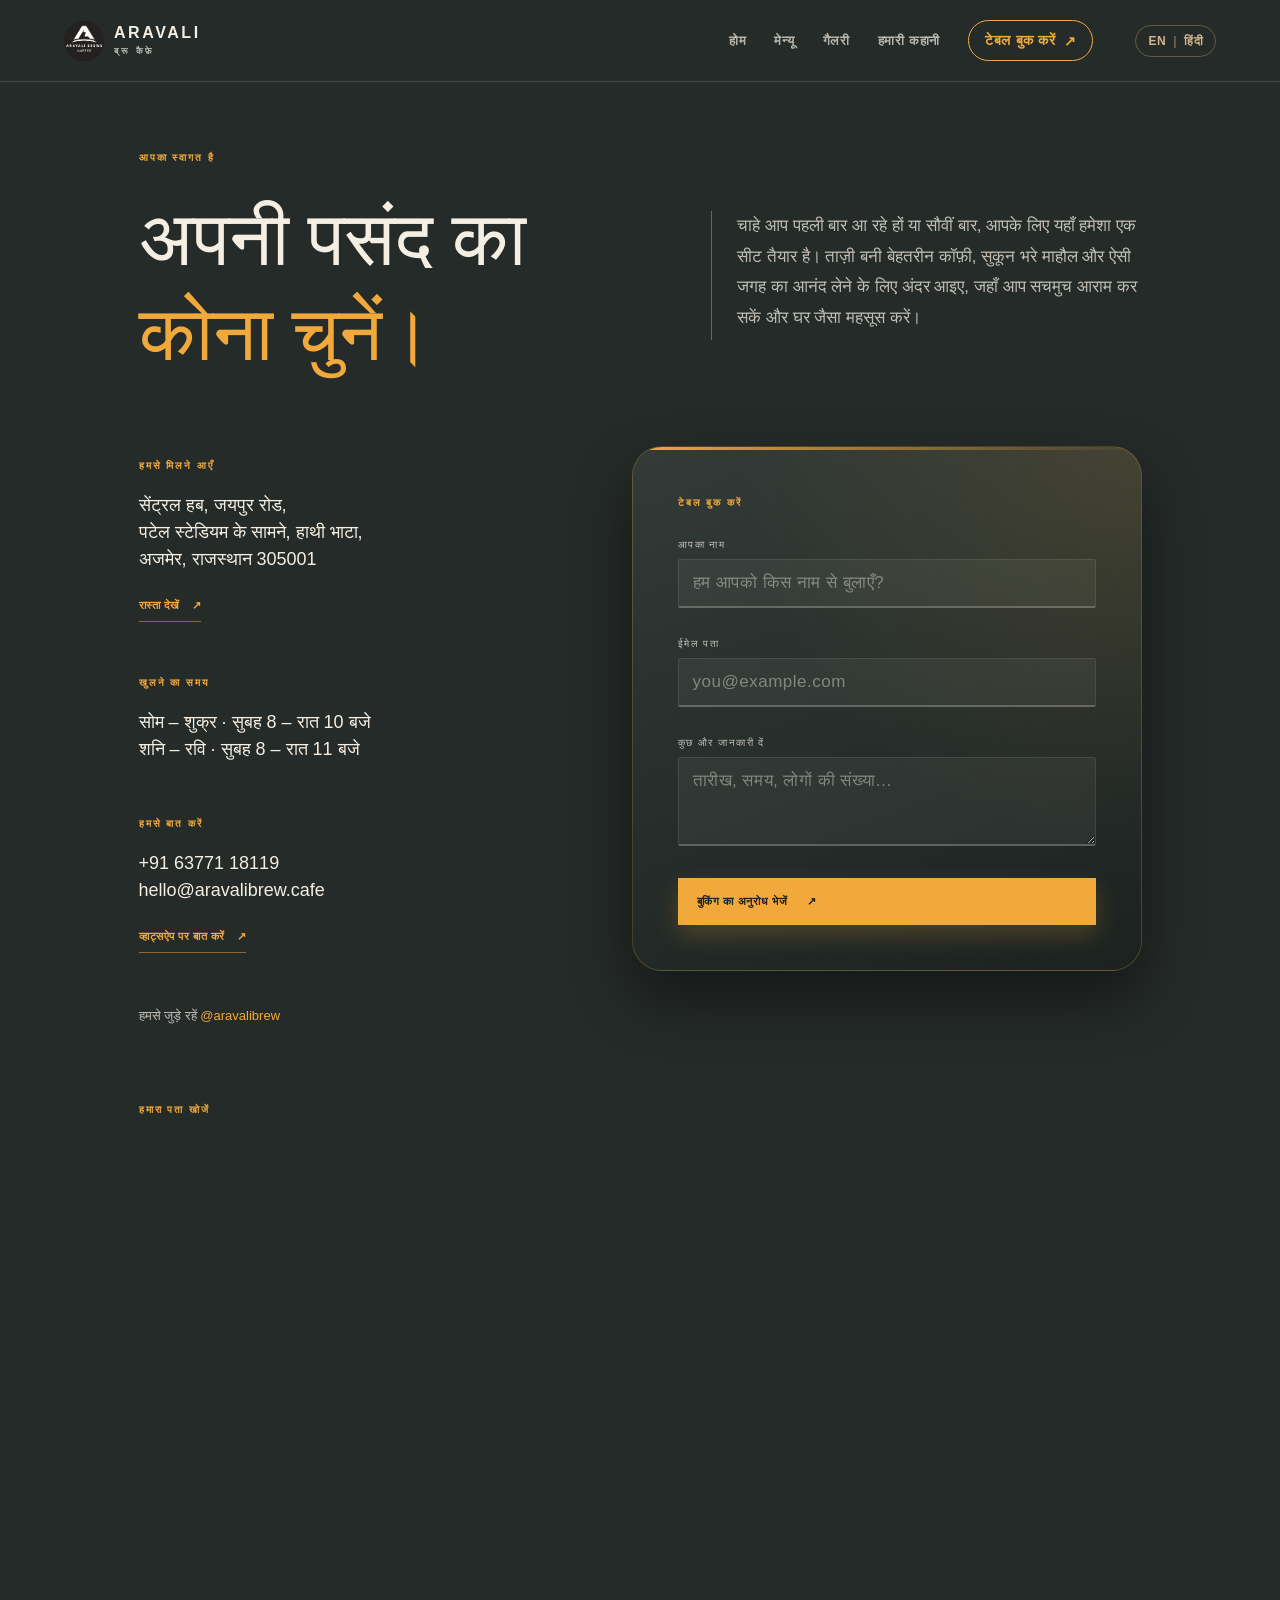
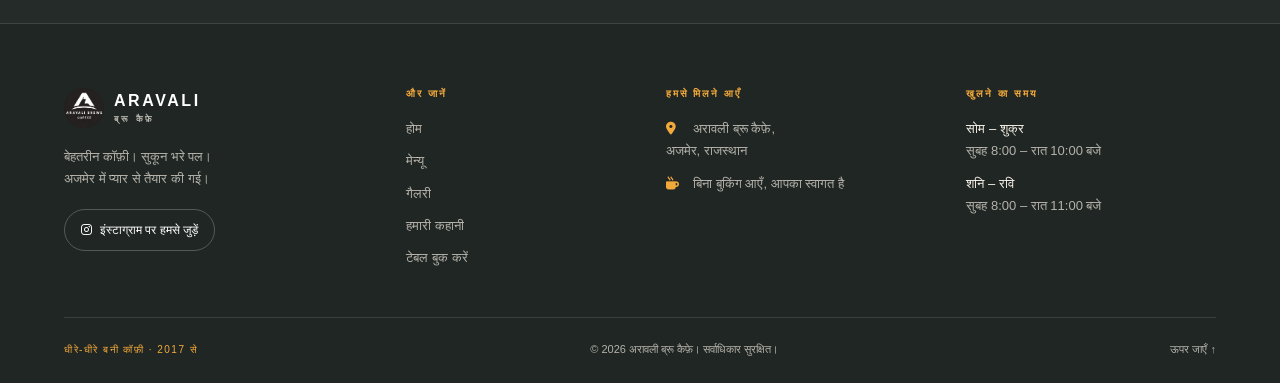
<file: contact-hindi.html>
<!DOCTYPE html>
<html lang="en">
<head>
  <meta charset="UTF-8">
  <meta name="viewport" content="width=device-width, initial-scale=1">
  <title>संपर्क करें | अरावली ब्रू कैफ़े</title>
      <link rel="shortcut icon" href="assets/images/logo.png" type="image/x-icon">

<link rel="stylesheet" href="https://cdnjs.cloudflare.com/ajax/libs/font-awesome/6.5.1/css/all.min.css">
  <link rel="stylesheet" href="./assets/style.css">
  <!-- <link rel="stylesheet" href="./assets/contact.css"> -->
</head>

<body>

<header class="site-header">
  <a class="brand" href="index-hindi.html">
    <img src="./assets/images/logo.png" alt="अरावली ब्रू कैफ़े का लोगो" class="brand-mark">
    <span>ARAVALI<small>ब्रू कैफ़े</small></span>
  </a>

<!--nav-list-->
  <input type="checkbox" id="nav-list" class="nav-list">
  <label for="nav-list" class="hamburger" aria-label="मेन्यू खोलें">
    <span></span>
    <span></span>
    <span></span>
  </label>

  <nav class="main-nav">
    <a  href="index-hindi.html">होम</a>
    <a  href="menu-hindi.html">मेन्यू</a>
    <a href="gallery-hindi.html">गैलरी</a>
    <a href="our-story-hindi.html">हमारी कहानी</a>
    <a class="nav-cta" href="contact-hindi.html">टेबल बुक करें <span>↗</span></a><!-- language -->
    <a href="contact.html" class="language-toggle" lang="hi">
      <span class="lang-en">EN</span>
      <span class="lang-divider">|</span>
      <span class="lang-hi">हिंदी</span>
    </a>
  </nav>
</header>
  <main>

    <!-- Intro -->
    <section class="contact-intro contact-intro-hi">
        <p class="eyebrow">आपका स्वागत है</p>
      <h1>अपनी पसंद का<br><em>कोना चुनें।</em></h1>
      <p class="contact-intro-copy">चाहे आप पहली बार आ रहे हों या सौवीं बार, आपके लिए यहाँ हमेशा एक सीट तैयार है। ताज़ी बनी बेहतरीन कॉफ़ी, सुकून भरे माहौल और ऐसी जगह का आनंद लेने के लिए अंदर आइए, जहाँ आप सचमुच आराम कर सकें और घर जैसा महसूस करें।</p>
    </section>

    <!-- Info + form -->
    <section class="contact-grid">

      <div class="info">

        <div class="info-block">
          <p class="eyebrow">हमसे मिलने आएँ</p>  
          <p class="info-text">सेंट्रल हब, जयपुर रोड,<br>पटेल स्टेडियम के सामने, हाथी भाटा,<br>अजमेर, राजस्थान 305001</p>
          <!-- opens Google Maps directions to the cafe -->
          <a class="text-link" href="https://www.google.com/maps/dir/?api=1&amp;destination=Central+Hub,+Jaipur+Rd,+Hathi+Bhata,+Ajmer,+Rajasthan+305001" target="_blank" rel="noreferrer">रास्ता देखें <span>↗</span></a>
        </div>

        <div class="info-block">
          <p class="eyebrow">खुलने का समय</p>
          <p class="info-text">सोम – शुक्र · सुबह 8 – रात 10 बजे<br>शनि – रवि · सुबह 8 – रात 11 बजे</p>
        </div>

        <div class="info-block">
          <p class="eyebrow">हमसे बात करें</p>
          <p class="info-text"><a href="tel:+916377118119">+91 63771 18119</a><br><a href="mailto:hello@aravalibrew.cafe">hello@aravalibrew.cafe</a></p>
          
          <a class="text-link" href="https://wa.me/916377118119?text=Hi%20Aravali%20Brew%2C%20I%27d%20like%20to%20reserve%20a%20table." target="_blank" rel="noreferrer">व्हाट्सऐप पर बात करें <span>↗</span></a>
        </div>

        <a class="social" href="https://instagram.com/aravalibrews/" target="_blank" rel="noreferrer">

          <span>हमसे जुड़े रहें <b>@aravalibrew</b></span>
        </a>

      </div>

      <form class="form-card" action="#" method="post">
        <p class="eyebrow">टेबल बुक करें</p>

        <div class="field">
          <label for="name">आपका नाम</label>
          <input id="name" type="text" name="name" placeholder="हम आपको किस नाम से बुलाएँ?" required>
        </div>

        <div class="field">
          <label for="email">ईमेल पता</label>
          <input id="email" type="email" name="email" placeholder="you@example.com" required>
        </div>

        <div class="field">
          <label for="more">कुछ और जानकारी दें</label>
          <textarea id="more" name="message" rows="3" placeholder="तारीख, समय, लोगों की संख्या…"></textarea>
        </div>

        <button type="submit">बुकिंग का अनुरोध भेजें <span>↗</span></button>
      </form>

    </section>

    <!-- google map -->
    <section class="map-section">
      <p class="eyebrow">हमारा पता खोजें</p>
      <iframe class="map-frame" title="अजमेर में अरावली ब्रू कैफ़े का नक्शा" src="https://maps.google.com/maps?q=Central+Hub,+Jaipur+Rd,+Hathi+Bhata,+Ajmer,+Rajasthan+305001&amp;output=embed" loading="lazy" referrerpolicy="no-referrer-when-downgrade" allowfullscreen></iframe>
    </section>

  </main>

  
  <footer class="site-footer">
    <div class="footer-top">

      <div class="footer-col footer-about">
        <a class="brand" href="index-hindi.html">
          <img src="./assets/images/logo.png" alt="अरावली ब्रू कैफ़े का लोगो" class="brand-mark">
          <span>ARAVALI<small>ब्रू कैफ़े</small></span>
        </a>
        <p>बेहतरीन कॉफ़ी। सुकून भरे पल।<br>अजमेर में प्यार से तैयार की गई।</p>
        <a class="footer-social" href="https://www.instagram.com/aravalibrews/" target="_blank" rel="noreferrer">
          <i class="fab fa-instagram fa-1.5x"></i>इंस्टाग्राम पर हमसे जुड़ें
        </a>
      </div>

      <div class="footer-col">
        <h2>और जानें</h2>
        <div class="footer-links">
          <a href="index-hindi.html">होम</a>
          <a href="menu-hindi.html">मेन्यू</a>
          <a href="gallery-hindi.html">गैलरी</a>
          <a href="our-story-hindi.html">हमारी कहानी</a>
          <a href="contact-hindi.html">टेबल बुक करें</a>
        </div>
      </div>

      <div class="footer-col">
        <h2>हमसे मिलने आएँ</h2>
        <p><i class="fa-solid fa-location-dot"></i> अरावली ब्रू कैफ़े,<br>अजमेर, राजस्थान</p>
        <p><i class="fa-solid fa-mug-hot"></i> बिना बुकिंग आएँ, आपका स्वागत है</p>
      </div>

      <div class="footer-col">
        <h2>खुलने का समय</h2>
        <p><span>सोम – शुक्र</span> सुबह 8:00 – रात 10:00 बजे</p>
        <p><span>शनि – रवि</span> सुबह 8:00 – रात 11:00 बजे</p>
      </div>

    </div>

    <div class="footer-bottom">
      <span class="footer-tag">धीरे-धीरे बनी कॉफ़ी · 2017 से</span>
      <span>© 2026 अरावली ब्रू कैफ़े। सर्वाधिकार सुरक्षित।</span>
      <a href="#top">ऊपर जाएँ ↑</a>
    </div>
  </footer>
</body>
</html>
</file>
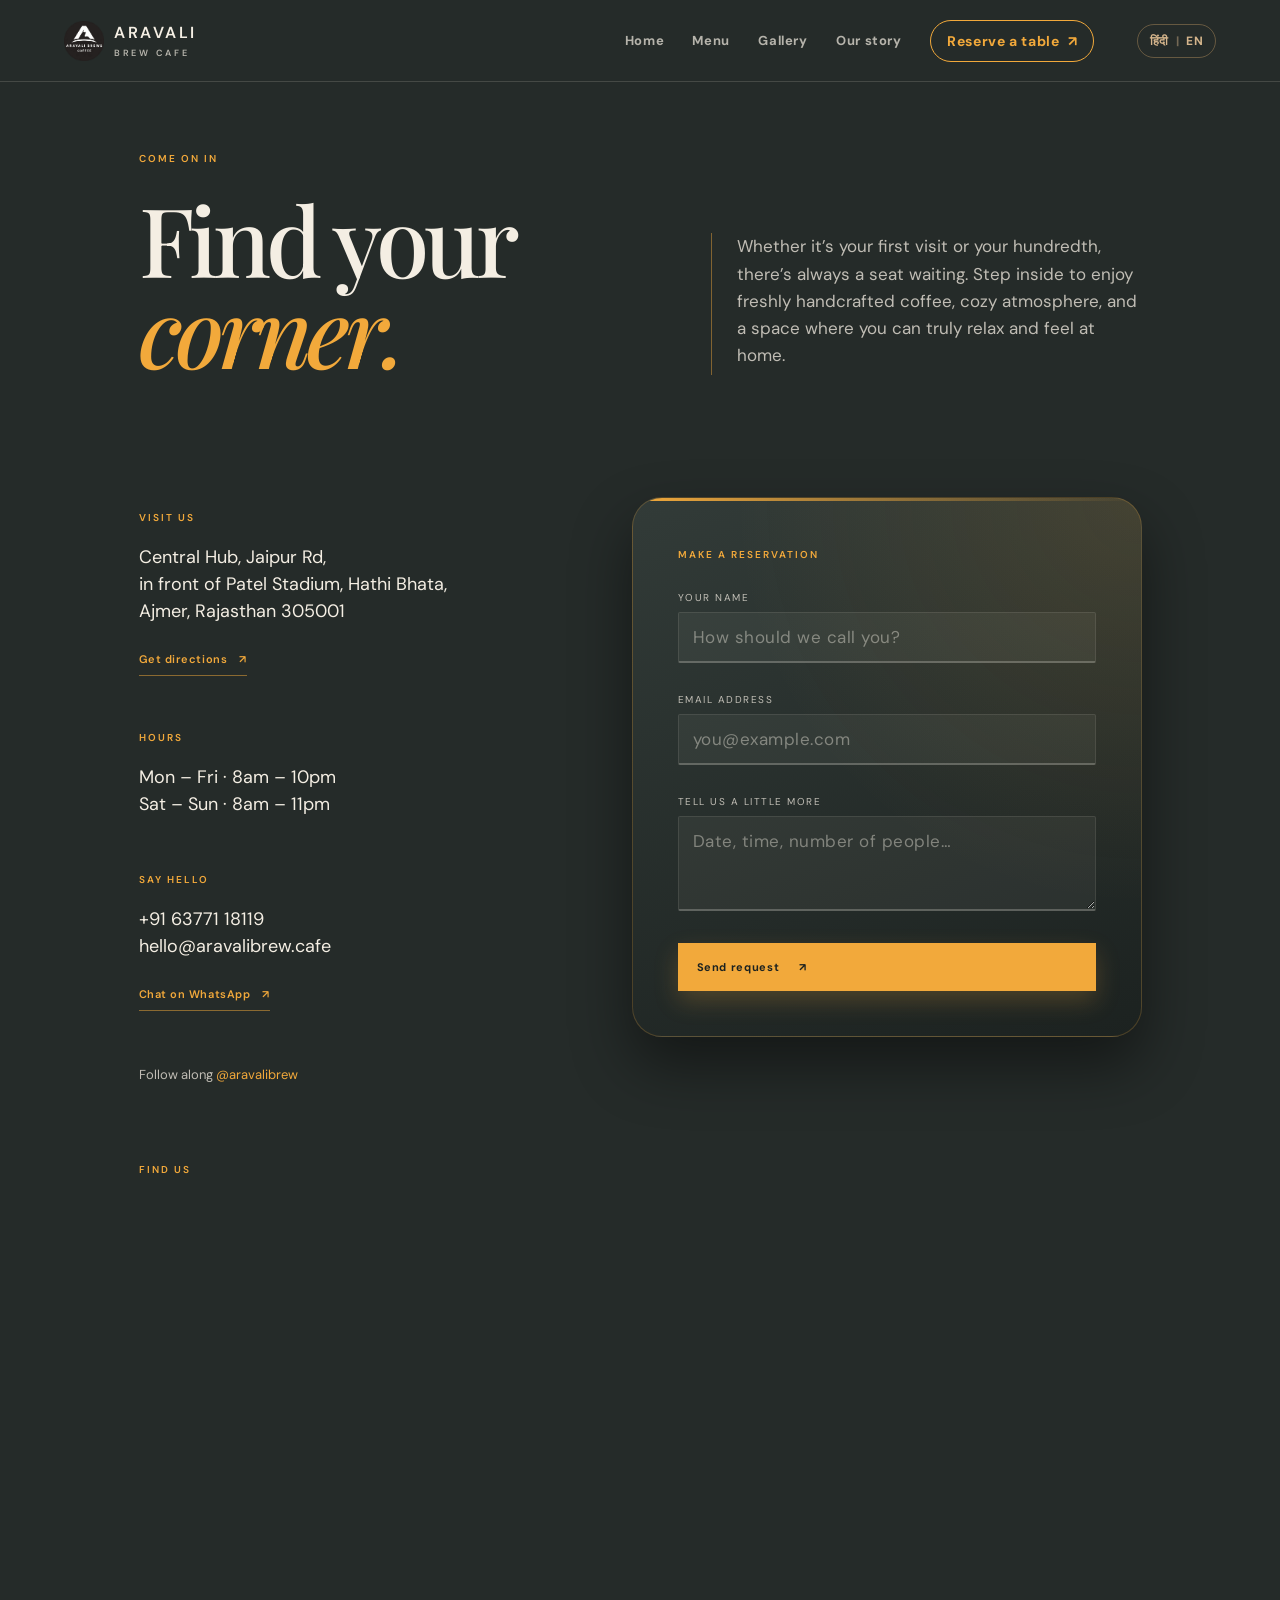
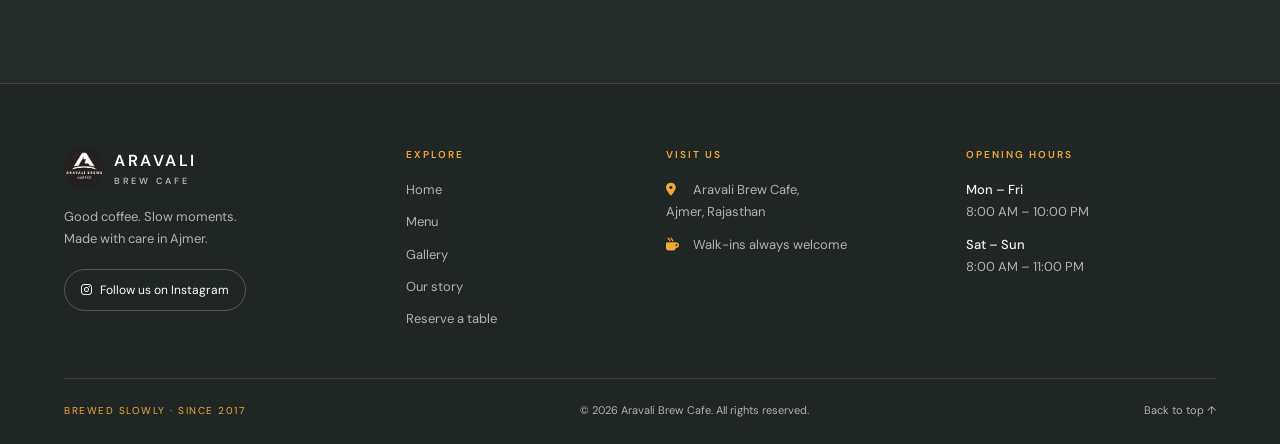
<file: contact.html>
<!DOCTYPE html>
<html lang="en">
<head>
  <meta charset="UTF-8">
  <meta name="viewport" content="width=device-width, initial-scale=1">
  <title>Contact | Aravali Brew Cafe</title>
      <link rel="shortcut icon" href="assets/images/logo.png" type="image/x-icon">
        <link href="https://fonts.googleapis.com/css2?family=Playfair+Display:ital,wght@0,500;1,500&family=DM+Sans:wght@400;500;600&display=swap" rel="stylesheet">

<link rel="stylesheet" href="https://cdnjs.cloudflare.com/ajax/libs/font-awesome/6.5.1/css/all.min.css">
  <link rel="stylesheet" href="./assets/style.css">
  <!-- <link rel="stylesheet" href="./assets/contact.css"> -->
</head>

<body>

<header class="site-header">
  <a class="brand" href="index.html">
    <img src="./assets/images/logo.png" alt="Aravali Brew Cafe logo" class="brand-mark">
    <span>ARAVALI<small>BREW CAFE</small></span>
  </a>

<!--nav-list-->
  <input type="checkbox" id="nav-list" class="nav-list">
  <label for="nav-list" class="hamburger" aria-label="Open menu">
    <span></span>
    <span></span>
    <span></span>
  </label>

  <nav class="main-nav">
    <a  href="index.html">Home</a>
    <a  href="menu.html">Menu</a>
    <a href="gallery.html">Gallery</a>
    <a href="our-story.html">Our story</a>
    <a class="nav-cta" href="contact.html">Reserve a table <span>↗</span></a>
    <!-- language -->
    <a href="contact-hindi.html" class="language-toggle" lang="hi">
      <span class="lang-hi">हिंदी</span>
      <span class="lang-divider">|</span>
      <span class="lang-en">EN</span>
    </a>
  </nav>
</header>
  <main>

    <!-- Intro -->
    <section class="contact-intro">
      <p class="eyebrow">Come on in</p>
      <h1>Find your<br><em>corner.</em></h1>
      <p class="contact-intro-copy">Whether it’s your first visit or your hundredth, there’s always a seat waiting. Step inside to enjoy freshly handcrafted coffee, cozy atmosphere, and a space where you can truly relax and feel at home.</p>
    </section>

    <!-- Info + form -->
    <section class="contact-grid">

      <div class="info">

        <div class="info-block">
          <p class="eyebrow">Visit us</p>  
          <p class="info-text">Central Hub, Jaipur Rd,<br>in front of Patel Stadium, Hathi Bhata,<br>Ajmer, Rajasthan 305001</p>
          <!-- opens Google Maps directions to the cafe -->
          <a class="text-link" href="https://www.google.com/maps/dir/?api=1&amp;destination=Central+Hub,+Jaipur+Rd,+Hathi+Bhata,+Ajmer,+Rajasthan+305001" target="_blank" rel="noreferrer">Get directions <span>↗</span></a>
        </div>

        <div class="info-block">
          <p class="eyebrow">Hours</p>
          <p class="info-text">Mon – Fri · 8am – 10pm<br>Sat – Sun · 8am – 11pm</p>
        </div>

        <div class="info-block">
          <p class="eyebrow">Say hello</p>
          <p class="info-text"><a href="tel:+916377118119">+91 63771 18119</a><br><a href="mailto:hello@aravalibrew.cafe">hello@aravalibrew.cafe</a></p>
          
          <a class="text-link" href="https://wa.me/916377118119?text=Hi%20Aravali%20Brew%2C%20I%27d%20like%20to%20reserve%20a%20table." target="_blank" rel="noreferrer">Chat on WhatsApp <span>↗</span></a>
        </div>

        <a class="social" href="https://instagram.com/aravalibrews/" target="_blank" rel="noreferrer">

          <span>Follow along <b>@aravalibrew</b></span>
        </a>

      </div>

      <form class="form-card" action="#" method="post">
        <p class="eyebrow">Make a reservation</p>

        <div class="field">
          <label for="name">Your name</label>
          <input id="name" type="text" name="name" placeholder="How should we call you?" required>
        </div>

        <div class="field">
          <label for="email">Email address</label>
          <input id="email" type="email" name="email" placeholder="you@example.com" required>
        </div>

        <div class="field">
          <label for="more">Tell us a little more</label>
          <textarea id="more" name="message" rows="3" placeholder="Date, time, number of people…"></textarea>
        </div>

        <button type="submit">Send request <span>↗</span></button>
      </form>

    </section>

    <!-- google map -->
    <section class="map-section">
      <p class="eyebrow">Find us</p>
      <iframe class="map-frame" title="Map showing Aravali Brew Cafe in Ajmer" src="https://maps.google.com/maps?q=Central+Hub,+Jaipur+Rd,+Hathi+Bhata,+Ajmer,+Rajasthan+305001&amp;output=embed" loading="lazy" referrerpolicy="no-referrer-when-downgrade" allowfullscreen></iframe>
    </section>

  </main>

  
  <footer class="site-footer">
    <div class="footer-top">

      <div class="footer-col footer-about">
        <a class="brand" href="index.html">
          <img src="./assets/images/logo.png" alt="Aravali Brew Cafe logo" class="brand-mark">
          <span>ARAVALI<small>BREW CAFE</small></span>
        </a>
        <p>Good coffee. Slow moments.<br>Made with care in Ajmer.</p>
        <a class="footer-social" href="https://www.instagram.com/aravalibrews/" target="_blank" rel="noreferrer">
          <i class="fab fa-instagram fa-1.5x"></i>Follow us on Instagram
        </a>
      </div>

      <div class="footer-col">
        <h2>Explore</h2>
        <div class="footer-links">
          <a href="index.html">Home</a>
          <a href="menu.html">Menu</a>
          <a href="gallery.html">Gallery</a>
          <a href="our-story.html">Our story</a>
          <a href="contact.html">Reserve a table</a>
        </div>
      </div>

      <div class="footer-col">
        <h2>Visit us</h2>
        <p><i class="fa-solid fa-location-dot"></i> Aravali Brew Cafe,<br>Ajmer, Rajasthan</p>
        <p><i class="fa-solid fa-mug-hot"></i> Walk-ins always welcome</p>
      </div>

      <div class="footer-col">
        <h2>Opening hours</h2>
        <p><span>Mon – Fri</span> 8:00 AM – 10:00 PM</p>
        <p><span>Sat – Sun</span> 8:00 AM – 11:00 PM</p>
      </div>

    </div>

    <div class="footer-bottom">
      <span class="footer-tag">Brewed slowly · Since 2017</span>
      <span>© 2026 Aravali Brew Cafe. All rights reserved.</span>
      <a href="#top">Back to top ↑</a>
    </div>
  </footer>
</body>
</html>
</file>
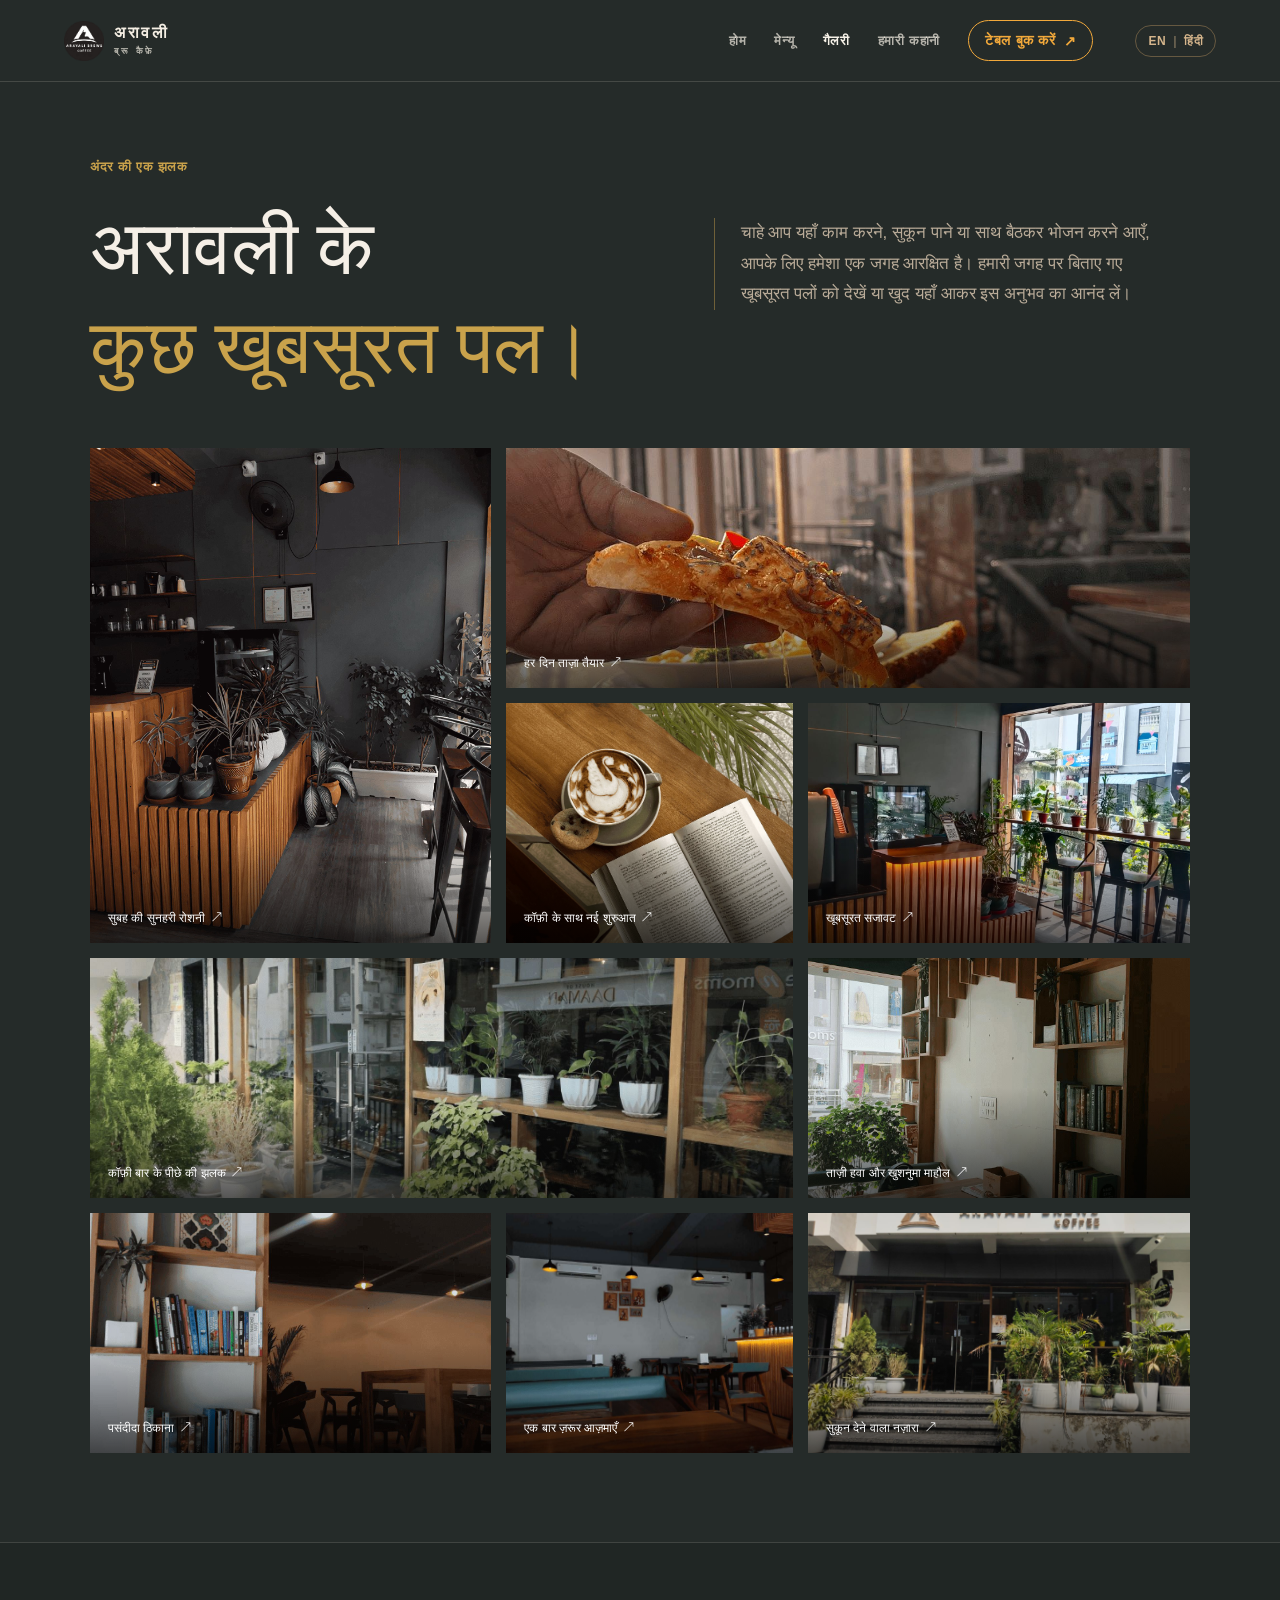
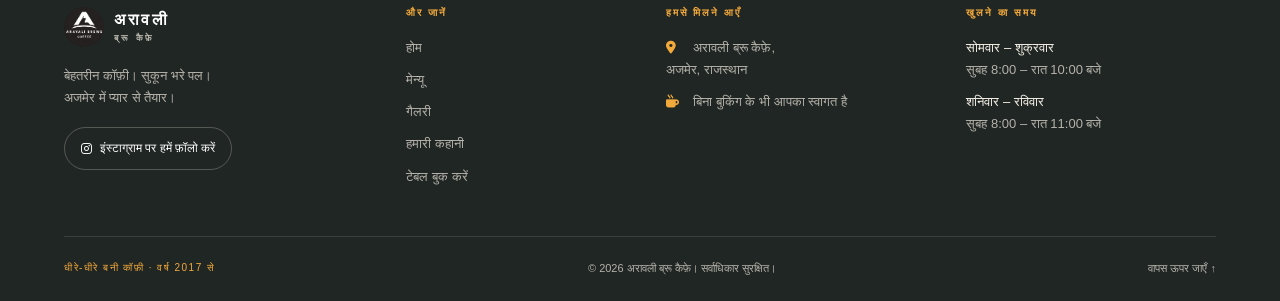
<file: gallery-hindi.html>
<!DOCTYPE html>
<html lang="en">
<head>
  <meta charset="UTF-8">
  <meta name="viewport" content="width=device-width, initial-scale=1.0">
  <title>गैलरी - अरावली ब्रू कैफ़े</title>
      <link rel="shortcut icon" href="assets/images/logo.png" type="image/x-icon">

<link rel="stylesheet" href="https://cdnjs.cloudflare.com/ajax/libs/font-awesome/6.5.1/css/all.min.css">
  <link rel="stylesheet" href="assets/style.css">
  <!-- <link rel="stylesheet" href="assets/gallery.css"> -->
</head>
<body>

  <!-- header -->
<header class="site-header">
  <a class="brand" href="index-hindi.html">
    <img src="assets/images/logo.png" alt="अरावली ब्रू कैफ़े का लोगो" class="brand-mark">
    <span>अरावली<small>ब्रू कैफ़े</small></span>
  </a>

<!--nav-list-->
  <input type="checkbox" id="nav-list" class="nav-list">
  <label for="nav-list" class="hamburger" aria-label="मेन्यू खोलें">
    <span></span>
    <span></span>
    <span></span>
  </label>

  <nav class="main-nav">
    <a  href="index-hindi.html">होम</a>
    <a  href="menu-hindi.html">मेन्यू</a>
    <a class="active" href="gallery-hindi.html">गैलरी</a>
    <a href="our-story-hindi.html">हमारी कहानी</a>
    <a class="nav-cta" href="contact-hindi.html">टेबल बुक करें <span>↗</span></a>
    <!-- language -->
    <a href="gallery.html" class="language-toggle" lang="en">
      <span class="lang-en">EN</span>
      <span class="lang-divider">|</span>
      <span class="lang-hi">हिंदी</span>
    </a>
  </nav>
</header>
  <!-- hero -->
  <section class="hero-hi">
    <p class="label-hi">अंदर की एक झलक</p>
    <h1>अरावली के <em>कुछ खूबसूरत पल।</em></h1>
    <p class="intro-hi">चाहे आप यहाँ काम करने, सुकून पाने या साथ बैठकर भोजन करने आएँ, आपके लिए हमेशा एक जगह आरक्षित है। हमारी जगह पर बिताए गए खूबसूरत पलों को देखें या खुद यहाँ आकर इस अनुभव का आनंद लें।
    </p>
  </section>

  <!-- gallery -->
  <section class="gallery">
    <a href="#" class="card c1 tall">
      <span class="caption">सुबह की सुनहरी रोशनी &nbsp;&#8599;</span>
    </a>
    <a href="#" class="card c2 wide">
      <span class="caption">हर दिन ताज़ा तैयार &nbsp;&#8599;</span>
    </a>
    <a href="#" class="card c3">
      <span class="caption">कॉफ़ी के साथ नई शुरुआत &nbsp;&#8599;</span>
    </a>
    <a href="#" class="card c9">
      <span class="caption">खूबसूरत सजावट &nbsp;&#8599;</span>
    </a>
    <a href="#" class="card c4 wide2">
      <span class="caption">कॉफ़ी बार के पीछे की झलक &nbsp;&#8599;</span>
    </a>
    <a href="#" class="card c5">
      <span class="caption">ताज़ी हवा और खुशनुमा माहौल &nbsp;&#8599;</span>
    </a>
    <a href="#" class="card c6">
      <span class="caption">पसंदीदा ठिकाना &nbsp;&#8599;</span>
    </a>
    <a href="#" class="card c7">
      <span class="caption">एक बार ज़रूर आज़माएँ &nbsp;&#8599;</span>
    </a>
    <a href="#" class="card c8">
      <span class="caption">सुकून देने वाला नज़ारा &nbsp;&#8599;</span>
    </a>
  </section>

  <!-- footer -->

  
  <footer class="site-footer">
    <div class="footer-top">

      <div class="footer-col footer-about">
        <a class="brand" href="index-hindi.html">
          <img src="assets/images/logo.png" alt="अरावली ब्रू कैफ़े का लोगो" class="brand-mark">
          <span>अरावली<small>ब्रू कैफ़े</small></span>
        </a>
        <p>बेहतरीन कॉफ़ी। सुकून भरे पल।<br>अजमेर में प्यार से तैयार।</p>
        <a class="footer-social" href="https://www.instagram.com/aravalibrews/" target="_blank" rel="noreferrer">
          <i class="fab fa-instagram fa-1.5x"></i>इंस्टाग्राम पर हमें फ़ॉलो करें
        </a>
      </div>

      <div class="footer-col">
        <h2>और जानें</h2>
        <div class="footer-links">
          <a href="index-hindi.html">होम</a>
          <a href="menu-hindi.html">मेन्यू</a>
          <a href="gallery-hindi.html">गैलरी</a>
          <a href="our-story-hindi.html">हमारी कहानी</a>
          <a href="contact-hindi.html">टेबल बुक करें</a>
        </div>
      </div>

      <div class="footer-col">
        <h2>हमसे मिलने आएँ</h2>
        <p><i class="fa-solid fa-location-dot"></i> अरावली ब्रू कैफ़े,<br>अजमेर, राजस्थान</p>
        <p><i class="fa-solid fa-mug-hot"></i> बिना बुकिंग के भी आपका स्वागत है</p>
      </div>

      <div class="footer-col">
        <h2>खुलने का समय</h2>
        <p><span>सोमवार – शुक्रवार</span> सुबह 8:00 – रात 10:00 बजे</p>
        <p><span>शनिवार – रविवार</span> सुबह 8:00 – रात 11:00 बजे</p>
      </div>

    </div>

    <div class="footer-bottom">
      <span class="footer-tag">धीरे-धीरे बनी कॉफ़ी · वर्ष 2017 से</span>
      <span>© 2026 अरावली ब्रू कैफ़े। सर्वाधिकार सुरक्षित।</span>
      <a href="#top">वापस ऊपर जाएँ ↑</a>
    </div>
  </footer>
</body>
</html>
</file>
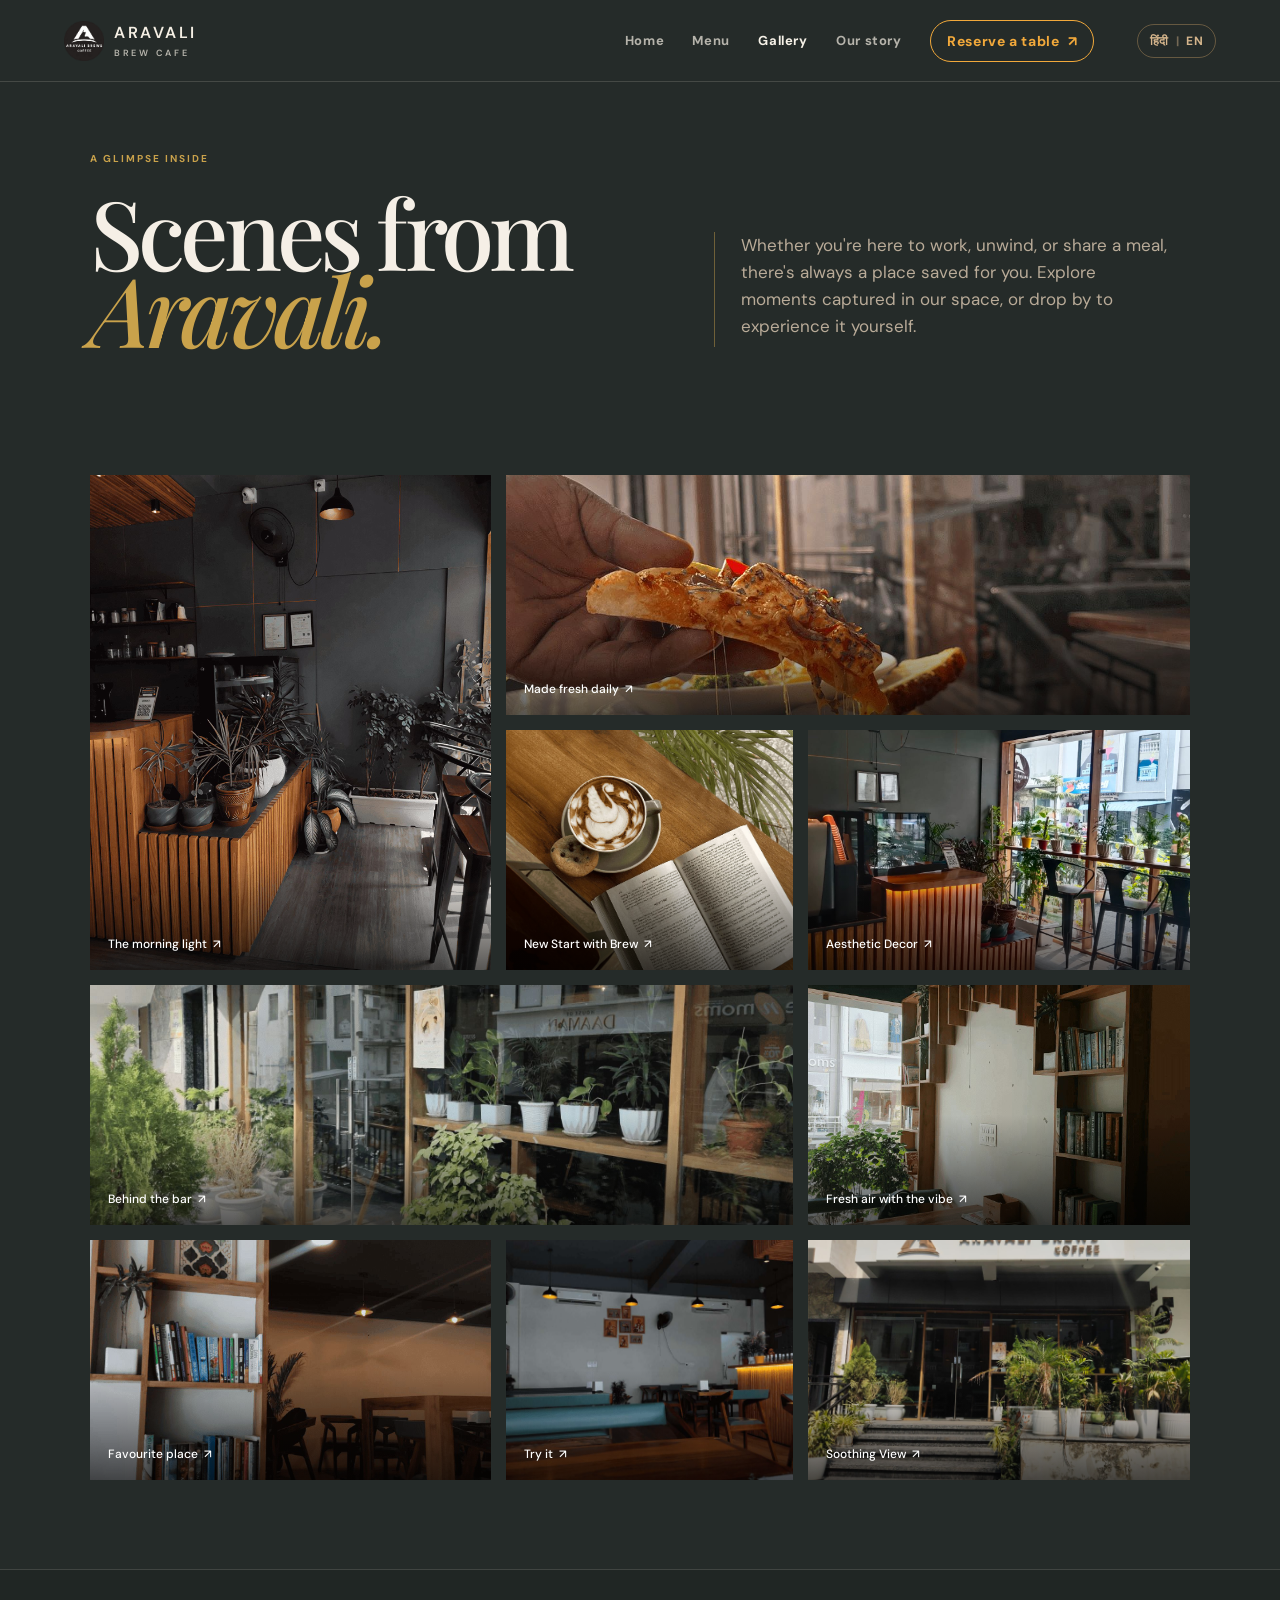
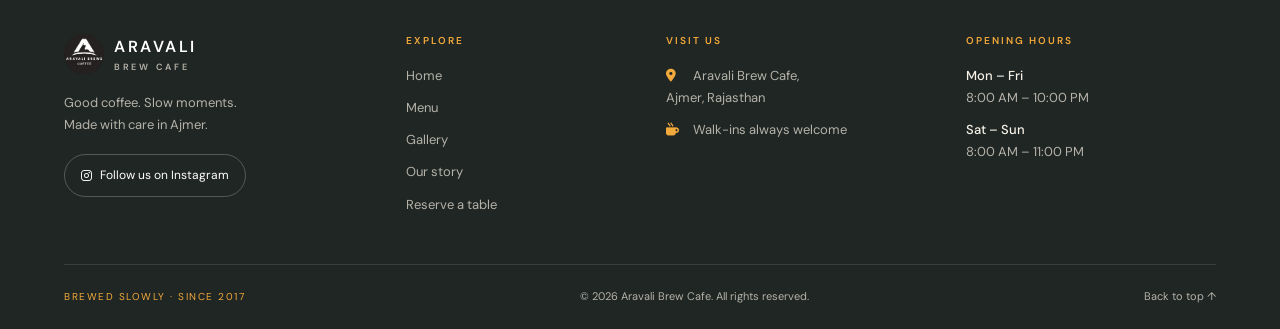
<file: gallery.html>
<!DOCTYPE html>
<html lang="en">
<head>
  <meta charset="UTF-8">
  <meta name="viewport" content="width=device-width, initial-scale=1.0">
  <title>Gallery - Aravali Brew Cafe</title>
      <link rel="shortcut icon" href="assets/images/logo.png" type="image/x-icon">
      <link href="https://fonts.googleapis.com/css2?family=Playfair+Display:ital,wght@0,500;1,500&family=DM+Sans:wght@400;500;600&display=swap" rel="stylesheet">

<link rel="stylesheet" href="https://cdnjs.cloudflare.com/ajax/libs/font-awesome/6.5.1/css/all.min.css">  
<link rel="stylesheet" href="assets/style.css">
  <!-- <link rel="stylesheet" href="assets/gallery.css"> -->
</head>
<body>

  <!-- header -->
<header class="site-header">
  <a class="brand" href="index.html">
    <img src="assets/images/logo.png" alt="Aravali Brew Cafe logo" class="brand-mark">
    <span>ARAVALI<small>BREW CAFE</small></span>
  </a>

<!--nav-list-->
  <input type="checkbox" id="nav-list" class="nav-list">
  <label for="nav-list" class="hamburger" aria-label="Open menu">
    <span></span>
    <span></span>
    <span></span>
  </label>

  <nav class="main-nav">
    <a  href="index.html">Home</a>
    <a  href="menu.html">Menu</a>
    <a class="active" href="gallery.html">Gallery</a>
    <a href="our-story.html">Our story</a>
    <a class="nav-cta" href="contact.html">Reserve a table <span>↗</span></a>
    <!-- language -->
    <a href="gallery-hindi.html" class="language-toggle" lang="hi">
      <span class="lang-hi">हिंदी</span>
      <span class="lang-divider">|</span>
      <span class="lang-en">EN</span>
    </a>
  </nav>
</header>
  <!-- hero -->
  <section class="hero-g">
    <p class="label">A GLIMPSE INSIDE</p>
    <h1>Scenes from <em>Aravali.</em></h1>
    <p class="intro">Whether you're here to work, unwind, or share a meal, there's always a place saved for you. Explore moments captured in our space, or drop by to experience it yourself.   
    </p>
  </section>

  <!-- gallery -->
  <section class="gallery">
    <a href="#" class="card c1 tall">
      <span class="caption">The morning light &nbsp;&#8599;</span>
    </a>
    <a href="#" class="card c2 wide">
      <span class="caption">Made fresh daily &nbsp;&#8599;</span>
    </a>
    <a href="#" class="card c3">
      <span class="caption">New Start with Brew &nbsp;&#8599;</span>
    </a>
    <a href="#" class="card c9">
      <span class="caption">Aesthetic Decor &nbsp;&#8599;</span>
    </a>
    <a href="#" class="card c4 wide2">
      <span class="caption">Behind the bar &nbsp;&#8599;</span>
    </a>
    <a href="#" class="card c5">
      <span class="caption">Fresh air with the vibe &nbsp;&#8599;</span>
    </a>
    <a href="#" class="card c6">
      <span class="caption">Favourite place &nbsp;&#8599;</span>
    </a>
    <a href="#" class="card c7">
      <span class="caption">Try it &nbsp;&#8599;</span>
    </a>
    <a href="#" class="card c8">
      <span class="caption">Soothing View &nbsp;&#8599;</span>
    </a>
  </section>

  <!-- footer -->

  
  <footer class="site-footer">
    <div class="footer-top">

      <div class="footer-col footer-about">
        <a class="brand" href="index.html">
          <img src="assets/images/logo.png" alt="Aravali Brew Cafe logo" class="brand-mark">
          <span>ARAVALI<small>BREW CAFE</small></span>
        </a>
        <p>Good coffee. Slow moments.<br>Made with care in Ajmer.</p>
        <a class="footer-social" href="https://www.instagram.com/aravalibrews/" target="_blank" rel="noreferrer">
          <i class="fab fa-instagram fa-1.5x"></i>Follow us on Instagram
        </a>
      </div>

      <div class="footer-col">
        <h2>Explore</h2>
        <div class="footer-links">
          <a href="index.html">Home</a>
          <a href="menu.html">Menu</a>
          <a href="gallery.html">Gallery</a>
          <a href="our-story.html">Our story</a>
          <a href="contact.html">Reserve a table</a>
        </div>
      </div>

      <div class="footer-col">
        <h2>Visit us</h2>
        <p><i class="fa-solid fa-location-dot"></i> Aravali Brew Cafe,<br>Ajmer, Rajasthan</p>
        <p><i class="fa-solid fa-mug-hot"></i> Walk-ins always welcome</p>
      </div>

      <div class="footer-col">
        <h2>Opening hours</h2>
        <p><span>Mon – Fri</span> 8:00 AM – 10:00 PM</p>
        <p><span>Sat – Sun</span> 8:00 AM – 11:00 PM</p>
      </div>

    </div>

    <div class="footer-bottom">
      <span class="footer-tag">Brewed slowly · Since 2017</span>
      <span>© 2026 Aravali Brew Cafe. All rights reserved.</span>
      <a href="#top">Back to top ↑</a>
    </div>
  </footer>
</body>
</html>
</file>
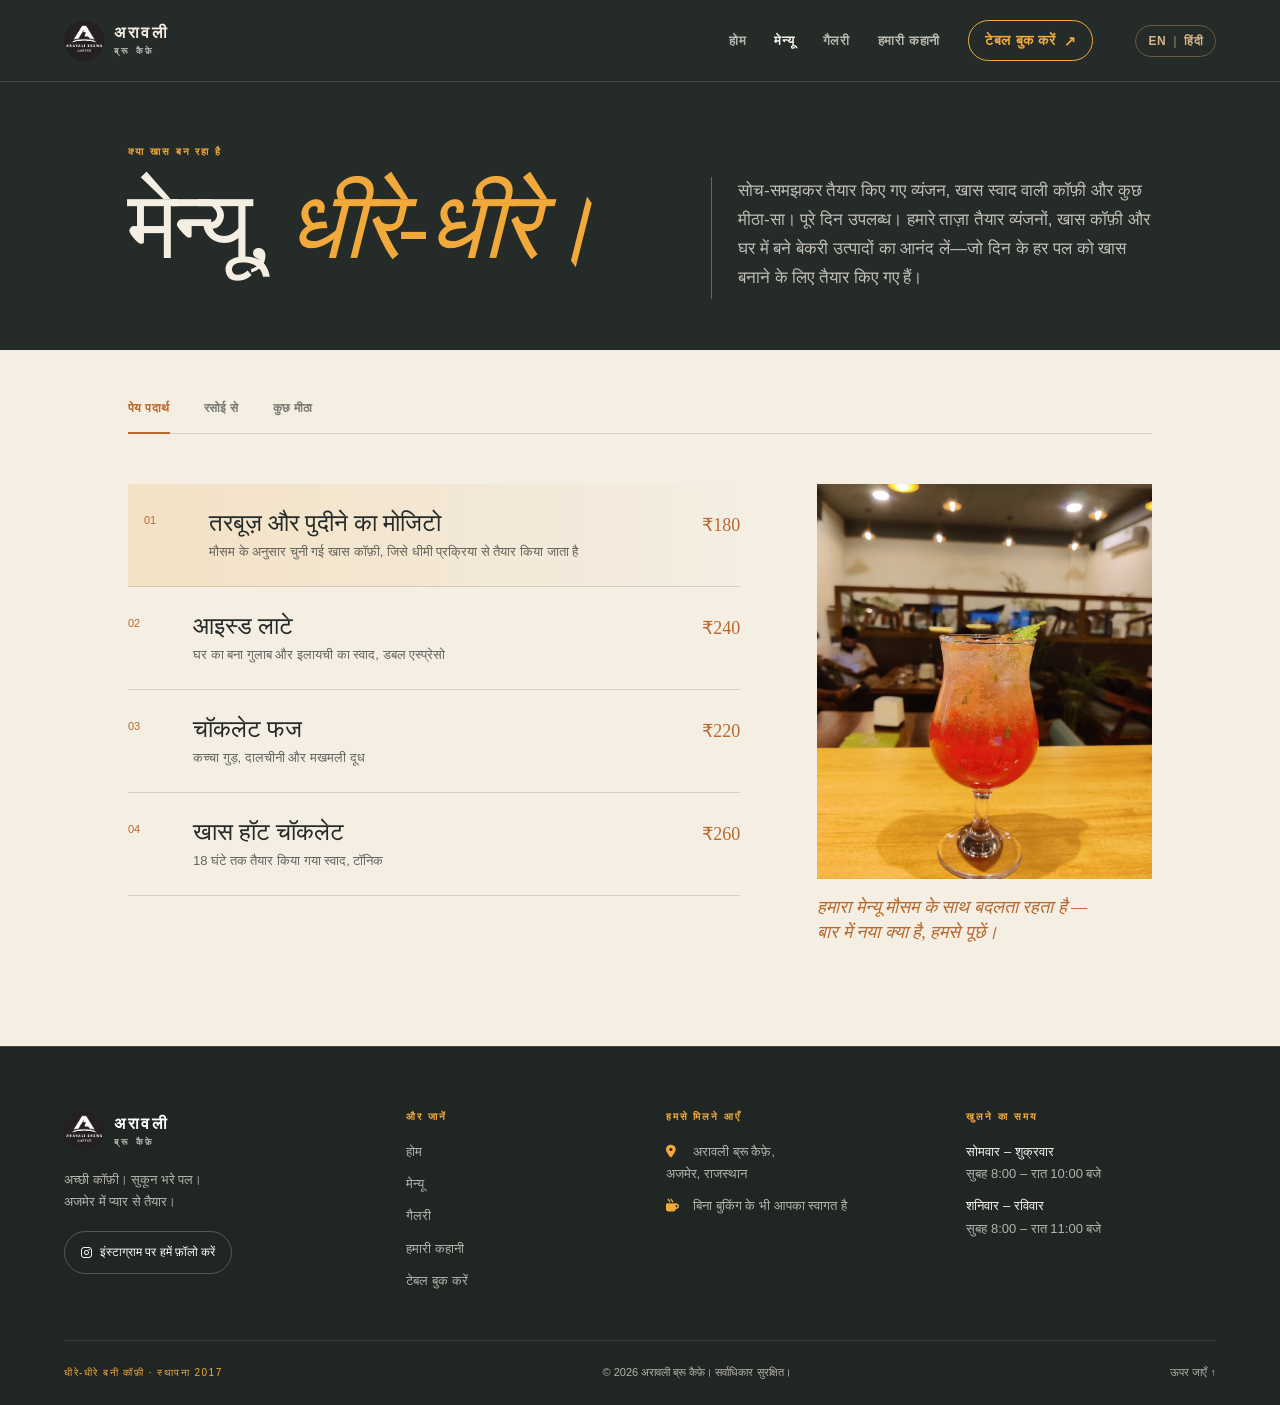
<file: menu-hindi.html>
<!DOCTYPE html>
<html lang="en">
<head>
  <meta charset="UTF-8">
  <meta name="viewport" content="width=device-width, initial-scale=1">
  <title>मेन्यू | अरावली ब्रू कैफ़े</title>
  <link rel="shortcut icon" href="assets/images/logo.png" type="image/x-icon">

  <link rel="stylesheet" href="https://cdnjs.cloudflare.com/ajax/libs/font-awesome/6.5.1/css/all.min.css">
  <!-- <link rel="stylesheet" href="assets/menu.css"> -->
  <link rel="stylesheet" href="assets/style.css">
</head>

<body>
<header class="site-header">
  <a class="brand" href="index-hindi.html">
    <img src="assets/images/logo.png" alt="अरावली ब्रू कैफ़े का लोगो" class="brand-mark">
    <span>अरावली<small>ब्रू कैफ़े</small></span>
  </a>

<!--nav-list-->
  <input type="checkbox" id="nav-list" class="nav-list">
  <label for="nav-list" class="hamburger" aria-label="मेन्यू खोलें">
    <span></span>
    <span></span>
    <span></span>
  </label>

  <nav class="main-nav">
    <a href="index-hindi.html">होम</a>
    <a class="active" href="menu-hindi.html">मेन्यू</a>
    <a href="gallery-hindi.html">गैलरी</a>
    <a href="our-story-hindi.html">हमारी कहानी</a>
    <a class="nav-cta" href="contact-hindi.html">टेबल बुक करें <span>↗</span></a>
    <!-- language -->
    <a href="menu.html" class="language-toggle" lang="en">
      <span class="lang-en">EN</span>
      <span class="lang-divider">|</span>
      <span class="lang-hi">हिंदी</span>
    </a>
  </nav>
</header>

  <main>

    <section class="page-intro">
      <p class="eyebrow">क्या खास बन रहा है</p>
      <h1>मेन्यू, <em>धीरे-धीरे।</em></h1>
      <p class="intro-copy">सोच-समझकर तैयार किए गए व्यंजन, खास स्वाद वाली कॉफ़ी और कुछ मीठा-सा। पूरे दिन उपलब्ध। हमारे ताज़ा तैयार व्यंजनों, खास कॉफ़ी और घर में बने बेकरी उत्पादों का आनंद लें—जो दिन के हर पल को खास बनाने के लिए तैयार किए गए हैं।</p>
      
    </section>


    <section class="menu-section">

      <!-- रसोई -->
      <div class="panel" id="kitchen">
        <input class="pick-1" type="radio" name="kitchen-pick" id="k1" checked>
        <input class="pick-2" type="radio" name="kitchen-pick" id="k2">
        <input class="pick-3" type="radio" name="kitchen-pick" id="k3">
        <input class="pick-4" type="radio" name="kitchen-pick" id="k4">

        <ul class="menu-list">
          <li><label class="menu-item item-1" for="k1">
            <span class="menu-number">01</span>
            <span class="menu-text"><span class="menu-name">ब्राउन राइस और सब्ज़ियों का सलाद</span><span class="menu-desc">गरम ब्राउन राइस और सब्ज़ियों का बाउल, हर्ब्स वाला ब्राउन राइस सलाद</span></span>
            <span class="menu-price">₹240</span>
          </label></li>
          <li><label class="menu-item item-2" for="k2">
            <span class="menu-number">02</span>
            <span class="menu-text"><span class="menu-name">लहसुन और हरा धनिया</span><span class="menu-desc">लहसुन-धनिये की फ्लैटब्रेड, चीज़ और हर्ब्स वाली पीडे ब्रेड</span></span>
            <span class="menu-price">₹210</span>
          </label></li>
          <li><label class="menu-item item-3" for="k3">
            <span class="menu-number">03</span>
            <span class="menu-text"><span class="menu-name">पेस्टो स्पेगेटी</span><span class="menu-desc">तुलसी पेस्टो स्पेगेटी, क्रीमी पेस्टो स्पेगेटी</span></span>
            <span class="menu-price">₹290</span>
          </label></li>
          <li><label class="menu-item item-4" for="k4">
            <span class="menu-number">04</span>
            <span class="menu-text"><span class="menu-name">क्विनोआ सलाद</span><span class="menu-desc">मेडिटेरेनियन क्विनोआ सलाद, ग्रीक क्विनोआ बाउल।</span></span>
            <span class="menu-price">₹320</span>
          </label></li>
        </ul>

        <figure class="menu-aside">
          <div class="menu-photo">
            <img class="photo-1" src="./assets/images/menu/food1.jpg" alt="ब्राउन राइस">
            <img class="photo-2" src="./assets/images/menu/food6.jpg" alt="लहसुन और हरा धनिया">
            <img class="photo-3" src="./assets/images/menu/food3.jpg" alt="पेस्टो स्पेगेटी">
            <img class="photo-4" src="./assets/images/menu/food4.jpg" alt="क्विनोआ सलाद">
          </div>
          <figcaption>रसोई का हर व्यंजन रोज़ सुबह ताज़ा और बिल्कुल शुरुआत से तैयार किया जाता है।</figcaption>
        </figure>
      </div>

      <!-- मिठाइयाँ -->
      <div class="panel" id="sweet">
        <input class="pick-1" type="radio" name="sweet-pick" id="s1" checked>
        <input class="pick-2" type="radio" name="sweet-pick" id="s2">
        <input class="pick-3" type="radio" name="sweet-pick" id="s3">
        <input class="pick-4" type="radio" name="sweet-pick" id="s4">

        <ul class="menu-list">
          <li><label class="menu-item item-1" for="s1">
            <span class="menu-number">01</span>
            <span class="menu-text"><span class="menu-name">मैंगो स्मूदी बाउल</span><span class="menu-desc">गाढ़े आम की स्मूदी का बेस, पंखे के आकार में सजाए गए ताज़े आम के टुकड़े</span></span>
            <span class="menu-price">₹280</span>
          </label></li>
          <li><label class="menu-item item-2" for="s2">
            <span class="menu-number">02</span>
            <span class="menu-text"><span class="menu-name">पैनकेक</span><span class="menu-desc">चॉकलेट सॉस या स्प्रेड की परतों से सजे मुलायम, सुनहरे पैनकेक का ऊँचा ढेर</span></span>
            <span class="menu-price">₹300</span>
          </label></li>
          <li><label class="menu-item item-3" for="s3">
            <span class="menu-number">03</span>
            <span class="menu-text"><span class="menu-name">चीज़केक प्लेटर</span><span class="menu-desc">अलग-अलग स्वाद वाले मिनी चीज़केक की प्लेट।</span></span>
            <span class="menu-price">₹240</span>
          </label></li>
          <li><label class="menu-item item-4" for="s4">
            <span class="menu-number">04</span>
            <span class="menu-text"><span class="menu-name">डेज़र्ट टब</span><span class="menu-desc">दो स्वादों वाले डेज़र्ट टब (क्लासिक तिरामिसू और बिस्कॉफ़ या कैरेमल क्रीम केक)।</span></span>
            <span class="menu-price">₹220</span>
          </label></li>
        </ul>

        <figure class="menu-aside">
          <div class="menu-photo">
            <img class="photo-1" src="./assets/images/menu/food2.jpg" alt="मैंगो स्मूदी">
            <img class="photo-2" src="./assets/images/menu/food14.jpg" alt="पैनकेक">
            <img class="photo-3" src="./assets/images/menu/food15.jpg" alt="चीज़केक प्लेटर">
            <img class="photo-4" src="./assets/images/menu/food16.jpg" alt="डेज़र्ट टब">
          </div>
          <figcaption>थोड़ी जगह बचाकर रखें। दिन का सबसे अच्छा हिस्सा अक्सर मिठाई ही होती है।</figcaption>
        </figure>
      </div>

      <!-- कॉफ़ी और पेय -->
      <div class="panel" id="coffee">
        <input class="pick-1" type="radio" name="coffee-pick" id="c1" checked>
        <input class="pick-2" type="radio" name="coffee-pick" id="c2">
        <input class="pick-3" type="radio" name="coffee-pick" id="c3">
        <input class="pick-4" type="radio" name="coffee-pick" id="c4">

        <ul class="menu-list">
          <li><label class="menu-item item-1" for="c1">
            <span class="menu-number">01</span>
            <span class="menu-text"><span class="menu-name">तरबूज़ और पुदीने का मोजिटो</span><span class="menu-desc">मौसम के अनुसार चुनी गई खास कॉफ़ी, जिसे धीमी प्रक्रिया से तैयार किया जाता है</span></span>
            <span class="menu-price">₹180</span>
          </label></li>
          <li><label class="menu-item item-2" for="c2">
            <span class="menu-number">02</span>
            <span class="menu-text"><span class="menu-name">आइस्ड लाटे</span><span class="menu-desc">घर का बना गुलाब और इलायची का स्वाद, डबल एस्प्रेसो</span></span>
            <span class="menu-price">₹240</span>
          </label></li>
          <li><label class="menu-item item-3" for="c3">
            <span class="menu-number">03</span>
            <span class="menu-text"><span class="menu-name">चॉकलेट फज</span><span class="menu-desc">कच्चा गुड़, दालचीनी और मखमली दूध</span></span>
            <span class="menu-price">₹220</span>
          </label></li>
          <li><label class="menu-item item-4" for="c4">
            <span class="menu-number">04</span>
            <span class="menu-text"><span class="menu-name">खास हॉट चॉकलेट</span><span class="menu-desc">18 घंटे तक तैयार किया गया स्वाद, टॉनिक</span></span>
            <span class="menu-price">₹260</span>
          </label></li>
        </ul>

        <figure class="menu-aside">
          <div class="menu-photo">
            <img class="photo-1" src="./assets/images/menu/drink1.jpg" alt="तरबूज़ और पुदीना">
            <img class="photo-2" src="./assets/images/menu/drink2.jpg" alt="आइस्ड लाटे">
            <img class="photo-3" src="./assets/images/menu/drink3.jpg" alt="चॉकलेट फज">
            <img class="photo-4" src="./assets/images/menu/drink4.jpg" alt="खास हॉट चॉकलेट">
          </div>
          <figcaption>हमारा मेन्यू मौसम के साथ बदलता रहता है — बार में नया क्या है, हमसे पूछें।</figcaption>
        </figure>
      </div>

      <div class="tabs">
        <a href="#coffee">पेय पदार्थ</a>
        <a href="#kitchen">रसोई से</a>
        <a href="#sweet">कुछ मीठा</a>
      </div>

    </section>

  </main>

<!-- पादलेख -->
  
  <footer class="site-footer">
    <div class="footer-top">

      <div class="footer-col footer-about">
        <a class="brand" href="index-hindi.html">
          <img src="./assets/images/logo.png" alt="अरावली ब्रू कैफ़े का लोगो" class="brand-mark">
          <span>अरावली<small>ब्रू कैफ़े</small></span>
        </a>
        <p>अच्छी कॉफ़ी। सुकून भरे पल।<br>अजमेर में प्यार से तैयार।</p>
        <a class="footer-social" href="https://www.instagram.com/aravalibrews/" target="_blank" rel="noreferrer">
          <i class="fab fa-instagram fa-1.5x"></i>इंस्टाग्राम पर हमें फ़ॉलो करें
        </a>
      </div>

      <div class="footer-col">
        <h2>और जानें</h2>
        <div class="footer-links">
          <a href="index-hindi.html">होम</a>
          <a href="menu-hindi.html">मेन्यू</a>
          <a href="gallery-hindi.html">गैलरी</a>
          <a href="our-story-hindi.html">हमारी कहानी</a>
          <a href="contact-hindi.html">टेबल बुक करें</a>
        </div>
      </div>

      <div class="footer-col">
        <h2>हमसे मिलने आएँ</h2>
        <p><i class="fa-solid fa-location-dot"></i> अरावली ब्रू कैफ़े,<br>अजमेर, राजस्थान</p>
        <p><i class="fa-solid fa-mug-hot"></i> बिना बुकिंग के भी आपका स्वागत है</p>
      </div>

      <div class="footer-col">
        <h2>खुलने का समय</h2>
        <p><span>सोमवार – शुक्रवार</span> सुबह 8:00 – रात 10:00 बजे</p>
        <p><span>शनिवार – रविवार</span> सुबह 8:00 – रात 11:00 बजे</p>
      </div>

    </div>

    <div class="footer-bottom">
      <span class="footer-tag">धीरे-धीरे बनी कॉफ़ी · स्थापना 2017</span>
      <span>© 2026 अरावली ब्रू कैफ़े। सर्वाधिकार सुरक्षित।</span>
      <a href="#top">ऊपर जाएँ ↑</a>
    </div>
  </footer>
<div class="panel" id="kitchen" data-title="रसोई से">
<div class="panel" id="sweet" data-title="कुछ मीठा">
<div class="panel" id="coffee" data-title="पेय">
</body>
</html>
</file>
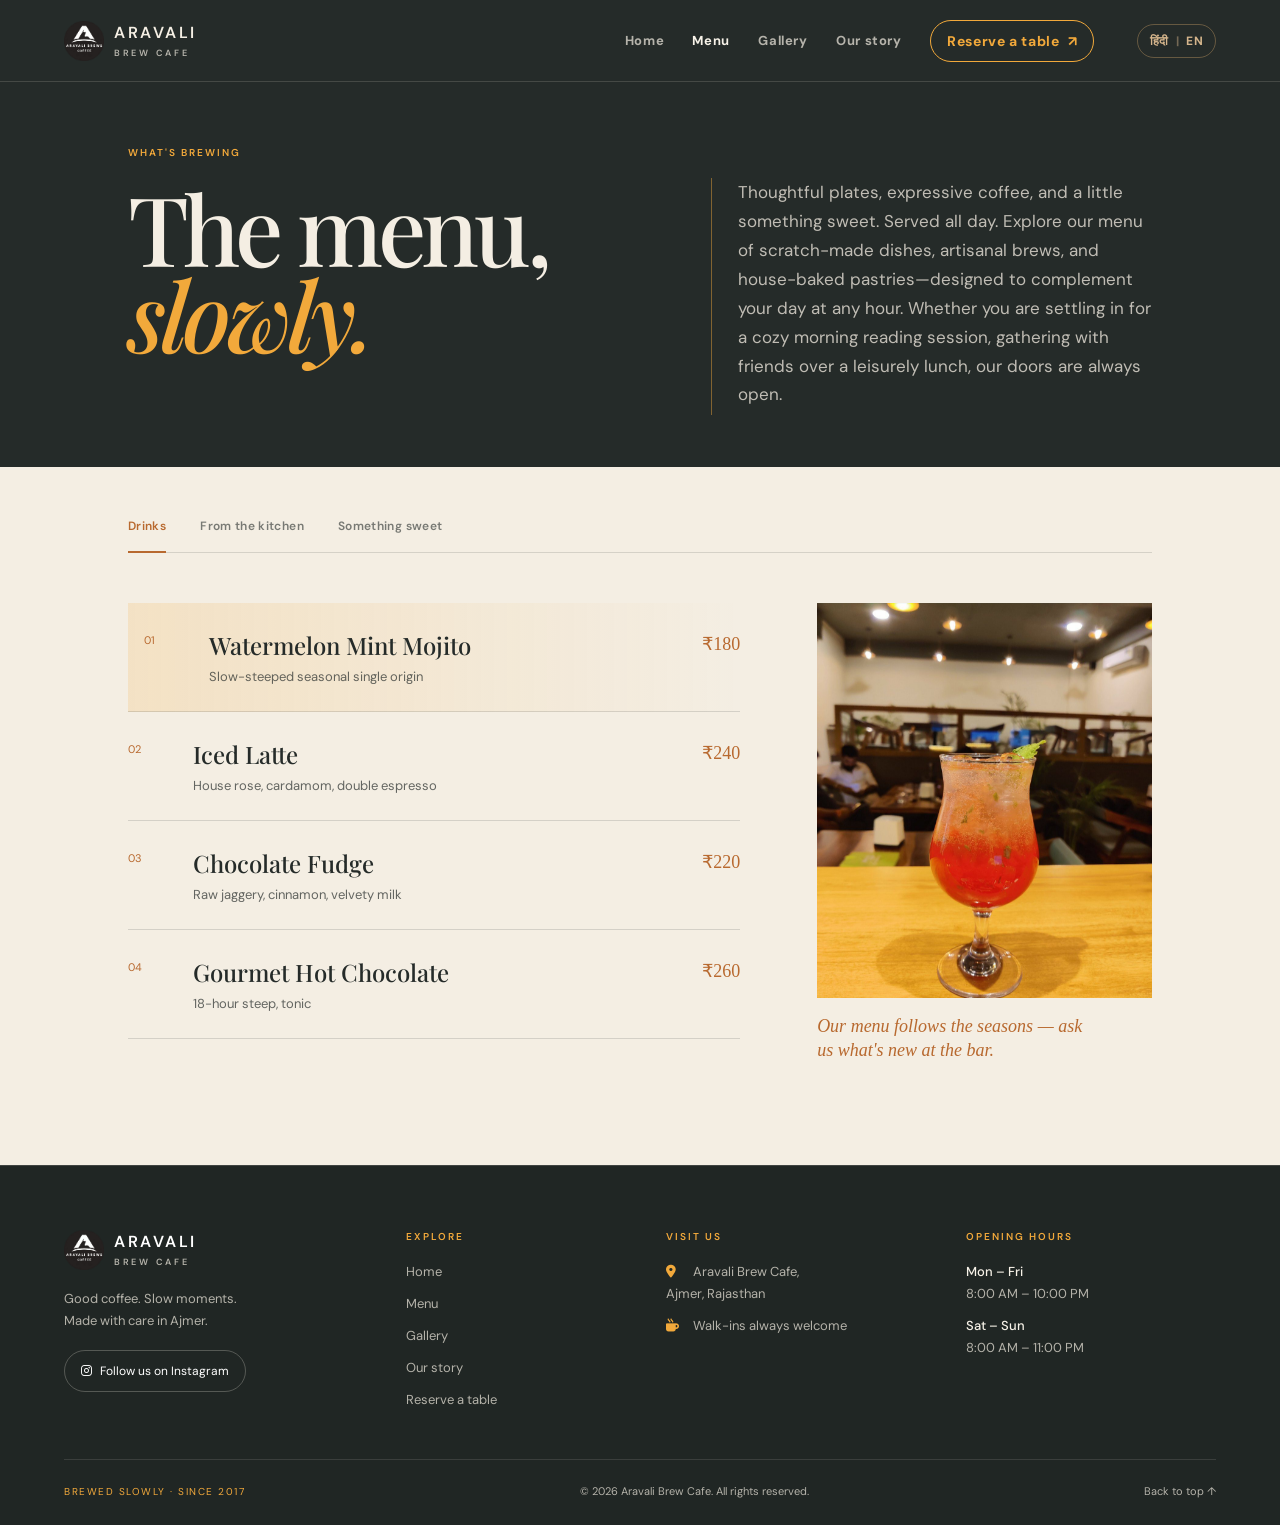
<file: menu.html>
<!DOCTYPE html>
<html lang="en">
<head>
  <meta charset="UTF-8">
  <meta name="viewport" content="width=device-width, initial-scale=1">
  <title>Menu | Aravali Brew Cafe</title>
      <link rel="shortcut icon" href="assets/images/logo.png" type="image/x-icon">
      <link href="https://fonts.googleapis.com/css2?family=Playfair+Display:ital,wght@0,500;1,500&family=DM+Sans:wght@400;500;600&display=swap" rel="stylesheet">

<link rel="stylesheet" href="https://cdnjs.cloudflare.com/ajax/libs/font-awesome/6.5.1/css/all.min.css">
  <link rel="stylesheet" href="assets/style.css">
  <!-- <link rel="stylesheet" href="assets/menu.css"> -->
</head>

<body>
<header class="site-header">
  <a class="brand" href="index.html">
    <img src="./assets/images/logo.png" alt="Aravali Brew Cafe logo" class="brand-mark">
    <span>ARAVALI<small>BREW CAFE</small></span>
  </a>

<!--nav-list-->
  <input type="checkbox" id="nav-list" class="nav-list">
  <label for="nav-list" class="hamburger" aria-label="Open menu">
    <span></span>
    <span></span>
    <span></span>
  </label>

  <nav class="main-nav">
    <a href="index.html">Home</a>
    <a class="active" href="menu.html">Menu</a>
    <a href="gallery.html">Gallery</a>
    <a href="our-story.html">Our story</a>
    <a class="nav-cta" href="contact.html">Reserve a table <span>↗</span></a>
    <!-- language -->
    <a href="menu-hindi.html" class="language-toggle" lang="hi">
      <span class="lang-hi">हिंदी</span>
      <span class="lang-divider">|</span>
      <span class="lang-en">EN</span>
    </a>
  </nav>
</header>
  <main>

    <section class="page-intro">
      <p class="eyebrow">What's brewing</p>
      <h1>The menu, <em>slowly.</em></h1>
      <p class="intro-copy">Thoughtful plates, expressive coffee, and a little something sweet. Served all day. Explore our menu of scratch-made dishes, artisanal brews, and house-baked pastries—designed to complement your day at any hour. Whether you are settling in for a cozy morning reading session, gathering with friends over a leisurely lunch, our doors are always open.</p>
      
    </section>


    <section class="menu-section">

      <!-- kitchen -->
      <div class="panel" id="kitchen">
        <input class="pick-1" type="radio" name="kitchen-pick" id="k1" checked>
        <input class="pick-2" type="radio" name="kitchen-pick" id="k2">
        <input class="pick-3" type="radio" name="kitchen-pick" id="k3">
        <input class="pick-4" type="radio" name="kitchen-pick" id="k4">

        <ul class="menu-list">
          <li><label class="menu-item item-1" for="k1">
            <span class="menu-number">01</span>
            <span class="menu-text"><span class="menu-name">Brown Rice & Vegetable Salad</span><span class="menu-desc">Warm Brown Rice & Veggie Bowl, Herb Brown Rice Salad</span></span>
            <span class="menu-price">₹240</span>
          </label></li>
          <li><label class="menu-item item-2" for="k2">
            <span class="menu-number">02</span>
            <span class="menu-text"><span class="menu-name">Garlic Cilantro</span><span class="menu-desc">Garlic Coriander Flatbread, Cheese & Herb Pide</span></span>
            <span class="menu-price">₹210</span>
          </label></li>
          <li><label class="menu-item item-3" for="k3">
            <span class="menu-number">03</span>
            <span class="menu-text"><span class="menu-name">Pesto Spaghetti</span><span class="menu-desc">Spaghetti Basil Pesto, Creamy Pesto Spaghetti</span></span>
            <span class="menu-price">₹290</span>
          </label></li>
          <li><label class="menu-item item-4" for="k4">
            <span class="menu-number">04</span>
            <span class="menu-text"><span class="menu-name">Quinoa Salad</span><span class="menu-desc">Mediterranean Quinoa Salad, Greek Quinoa Bowl.</span></span>
            <span class="menu-price">₹320</span>
          </label></li>
        </ul>

        <figure class="menu-aside">
          <div class="menu-photo">
            <img class="photo-1" src="./assets/images/menu/food1.jpg" alt="Brown rice">
            <img class="photo-2" src="./assets/images/menu/food6.jpg" alt="Garlic cilantro">
            <img class="photo-3" src="./assets/images/menu/food3.jpg" alt="Pesto Spaghetti">
            <img class="photo-4" src="./assets/images/menu/food4.jpg" alt="Quino salad">
          </div>
          <figcaption>Everything from the kitchen is made fresh, from scratch, every morning.</figcaption>
        </figure>
      </div>

      <!-- sweet -->
      <div class="panel" id="sweet">
        <input class="pick-1" type="radio" name="sweet-pick" id="s1" checked>
        <input class="pick-2" type="radio" name="sweet-pick" id="s2">
        <input class="pick-3" type="radio" name="sweet-pick" id="s3">
        <input class="pick-4" type="radio" name="sweet-pick" id="s4">

        <ul class="menu-list">
          <li><label class="menu-item item-1" for="s1">
            <span class="menu-number">01</span>
            <span class="menu-text"><span class="menu-name">Mango Smoothie Bowl</span><span class="menu-desc">Smooth mango smoothie base, fresh mango slices arranged in a fan</span></span>
            <span class="menu-price">₹280</span>
          </label></li>
          <li><label class="menu-item item-2" for="s2">
            <span class="menu-number">02</span>
            <span class="menu-text"><span class="menu-name">Pancake</span><span class="menu-desc">A tall stack of fluffy golden pancakes layered with chocolate sauce/spread</span></span>
            <span class="menu-price">₹300</span>
          </label></li>
          <li><label class="menu-item item-3" for="s3">
            <span class="menu-number">03</span>
            <span class="menu-text"><span class="menu-name">Cheesecake Platters</span><span class="menu-desc">Mini Cheesecake Variety Platter.</span></span>
            <span class="menu-price">₹240</span>
          </label></li>
          <li><label class="menu-item item-4" for="s4">
            <span class="menu-number">04</span>
            <span class="menu-text"><span class="menu-name">Dessert Tubs</span><span class="menu-desc">Half-and-Half Dessert Tubs (Classic Tiramisu & Biscoff/Caramel Cream Cake).   </span></span>
            <span class="menu-price">₹220</span>
          </label></li>
        </ul>

        <figure class="menu-aside">
          <div class="menu-photo">
            <img class="photo-1" src="./assets/images/menu/food2.jpg" alt="Mango smoothie">
            <img class="photo-2" src="./assets/images/menu/food14.jpg" alt="Pancake">
            <img class="photo-3" src="./assets/images/menu/food15.jpg" alt="Cheesecake platter">
            <img class="photo-4" src="./assets/images/menu/food16.jpg" alt="Dessert tubs">
          </div>
          <figcaption>Save room. The best part of the day is usually dessert.</figcaption>
        </figure>
      </div>

      <!-- coffee -->
      <div class="panel" id="coffee">
        <input class="pick-1" type="radio" name="coffee-pick" id="c1" checked>
        <input class="pick-2" type="radio" name="coffee-pick" id="c2">
        <input class="pick-3" type="radio" name="coffee-pick" id="c3">
        <input class="pick-4" type="radio" name="coffee-pick" id="c4">

        <ul class="menu-list">
          <li><label class="menu-item item-1" for="c1">
            <span class="menu-number">01</span>
            <span class="menu-text"><span class="menu-name">Watermelon Mint Mojito</span><span class="menu-desc">Slow-steeped seasonal single origin</span></span>
            <span class="menu-price">₹180</span>
          </label></li>
          <li><label class="menu-item item-2" for="c2">
            <span class="menu-number">02</span>
            <span class="menu-text"><span class="menu-name">Iced Latte</span><span class="menu-desc">House rose, cardamom, double espresso</span></span>
            <span class="menu-price">₹240</span>
          </label></li>
          <li><label class="menu-item item-3" for="c3">
            <span class="menu-number">03</span>
            <span class="menu-text"><span class="menu-name">Chocolate Fudge</span><span class="menu-desc">Raw jaggery, cinnamon, velvety milk</span></span>
            <span class="menu-price">₹220</span>
          </label></li>
          <li><label class="menu-item item-4" for="c4">
            <span class="menu-number">04</span>
            <span class="menu-text"><span class="menu-name">Gourmet Hot Chocolate</span><span class="menu-desc">18-hour steep, tonic</span></span>
            <span class="menu-price">₹260</span>
          </label></li>
        </ul>

        <figure class="menu-aside">
          <div class="menu-photo">
            <img class="photo-1" src="./assets/images/menu/drink1.jpg" alt="Watermelon mint">
            <img class="photo-2" src="./assets/images/menu/drink2.jpg" alt="Iced Latte">
            <img class="photo-3" src="./assets/images/menu/drink3.jpg" alt="Chocolate fudge">
            <img class="photo-4" src="./assets/images/menu/drink4.jpg" alt="Gourmet hot chocolate">
          </div>
          <figcaption>Our menu follows the seasons — ask us what's new at the bar.</figcaption>
        </figure>
      </div>

      <div class="tabs">
        <a href="#coffee">Drinks</a>
        <a href="#kitchen">From the kitchen</a>
        <a href="#sweet">Something sweet</a>
      </div>

    </section>

  </main>
<!-- footer -->
  
  <footer class="site-footer">
    <div class="footer-top">

      <div class="footer-col footer-about">
        <a class="brand" href="index.html">
          <img src="./assets/images/logo.png" alt="Aravali Brew Cafe logo" class="brand-mark">
          <span>ARAVALI<small>BREW CAFE</small></span>
        </a>
        <p>Good coffee. Slow moments.<br>Made with care in Ajmer.</p>
        <a class="footer-social" href="https://www.instagram.com/aravalibrews/" target="_blank" rel="noreferrer">
          <i class="fab fa-instagram fa-1.5x"></i>Follow us on Instagram
        </a>
      </div>

      <div class="footer-col">
        <h2>Explore</h2>
        <div class="footer-links">
          <a href="index.html">Home</a>
          <a href="menu.html">Menu</a>
          <a href="gallery.html">Gallery</a>
          <a href="our-story.html">Our story</a>
          <a href="contact.html">Reserve a table</a>
        </div>
      </div>

      <div class="footer-col">
        <h2>Visit us</h2>
        <p><i class="fa-solid fa-location-dot"></i> Aravali Brew Cafe,<br>Ajmer, Rajasthan</p>
        <p><i class="fa-solid fa-mug-hot"></i> Walk-ins always welcome</p>
      </div>

      <div class="footer-col">
        <h2>Opening hours</h2>
        <p><span>Mon – Fri</span> 8:00 AM – 10:00 PM</p>
        <p><span>Sat – Sun</span> 8:00 AM – 11:00 PM</p>
      </div>

    </div>

    <div class="footer-bottom">
      <span class="footer-tag">Brewed slowly · Since 2017</span>
      <span>© 2026 Aravali Brew Cafe. All rights reserved.</span>
      <a href="#top">Back to top ↑</a>
    </div>
  </footer>
  <div class="panel" id="kitchen" data-title="From the kitchen">
  <div class="panel" id="sweet" data-title="Something sweet">
  <div class="panel" id="coffee" data-title="Drinks">
</body>
</html>
</file>
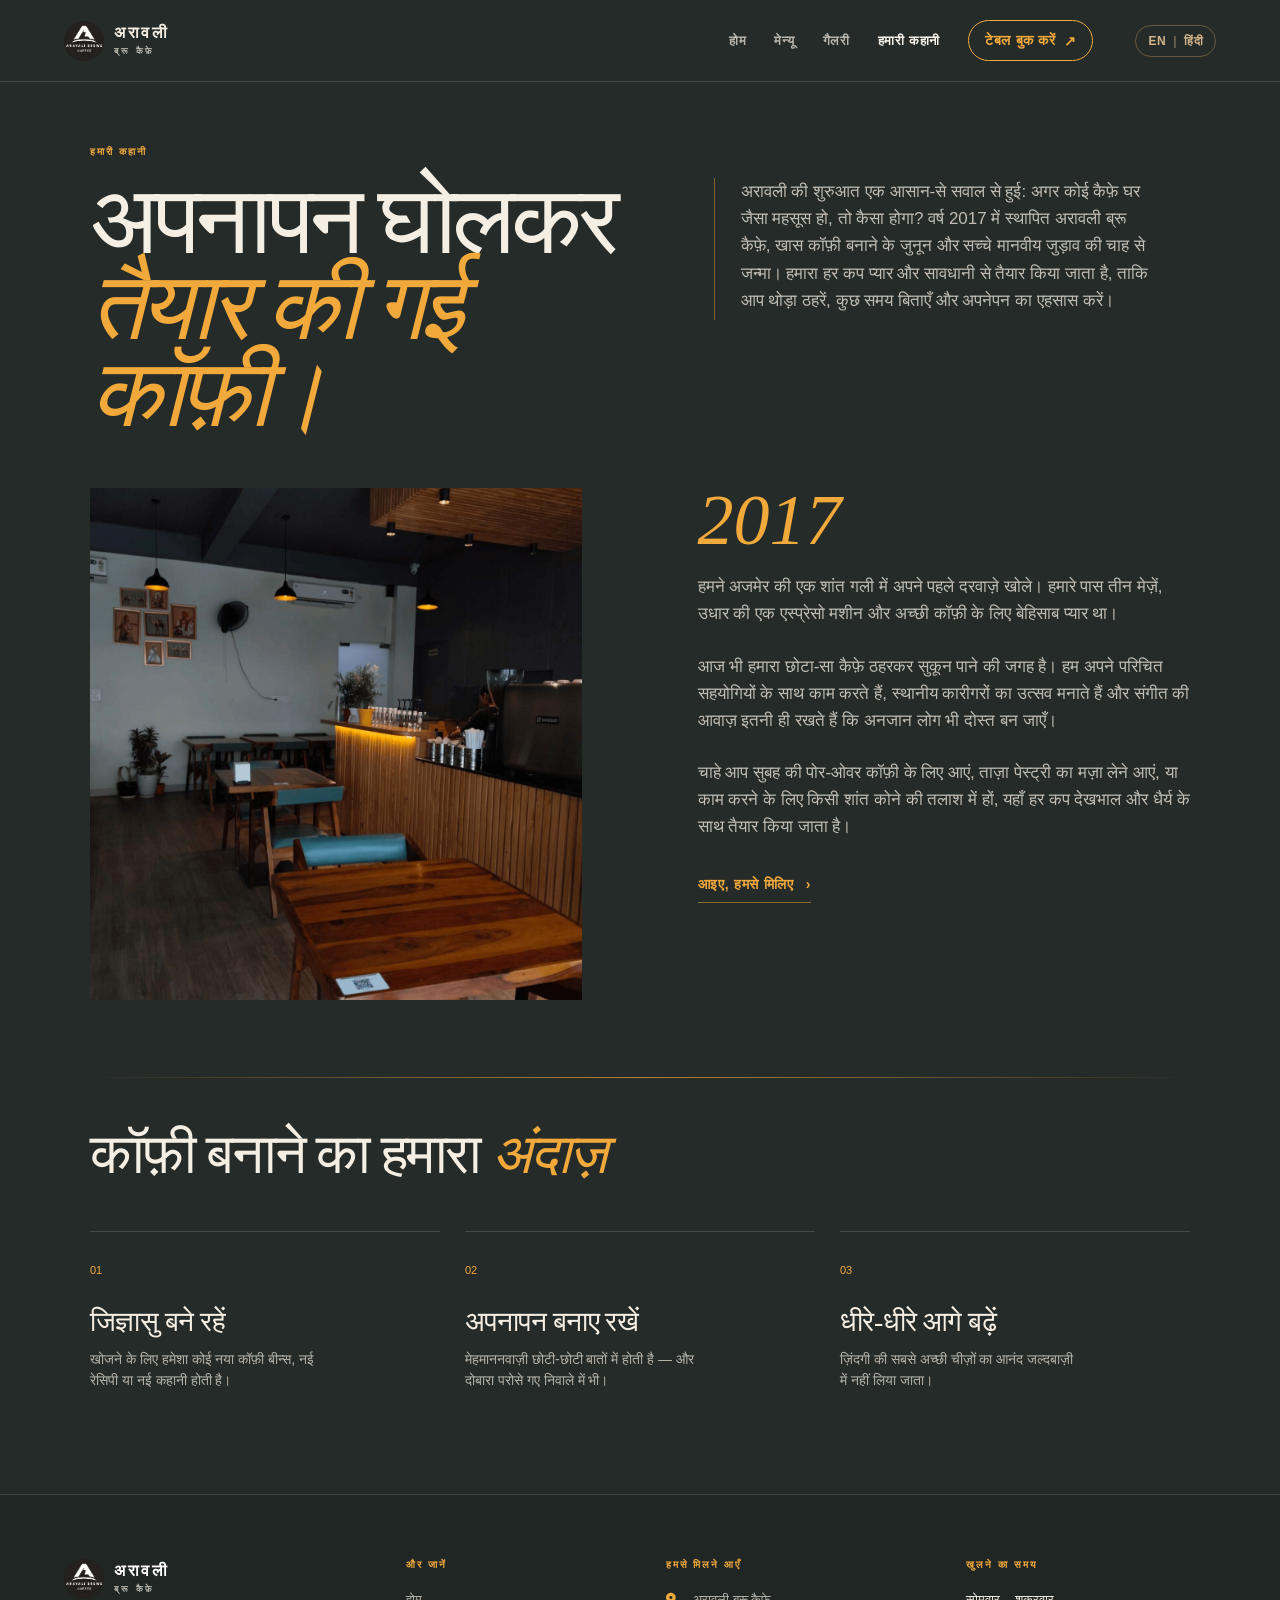
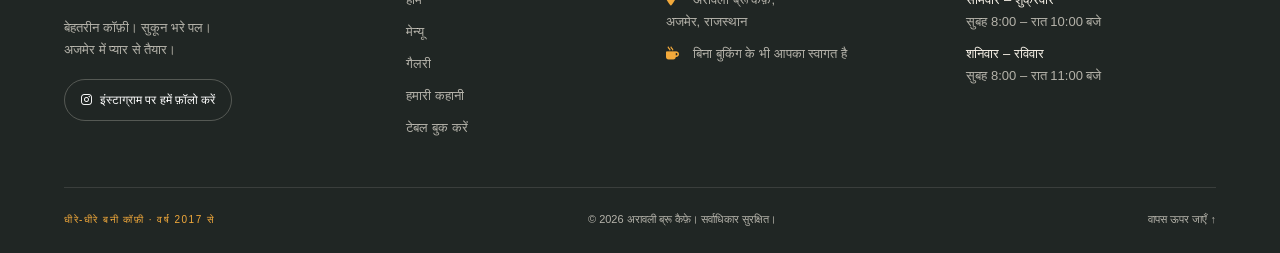
<file: our-story-hindi.html>
<!DOCTYPE html>
<html lang="en">
<head>
  <meta charset="UTF-8">
  <meta name="viewport" content="width=device-width, initial-scale=1">
  <title>हमारी कहानी | अरावली ब्रू कैफ़े</title>
      <link rel="shortcut icon" href="assets/images/logo.png" type="image/x-icon">

<link rel="stylesheet" href="https://cdnjs.cloudflare.com/ajax/libs/font-awesome/6.5.1/css/all.min.css">
  <link rel="stylesheet" href="./assets/style.css">
  <!-- <link rel="stylesheet" href="./assets/about.css"> -->
</head>

<body>

<header class="site-header">
  <a class="brand" href="index-hindi.html">
    <img src="./assets/images/logo.png" alt="अरावली ब्रू कैफ़े का लोगो" class="brand-mark">
    <span>अरावली<small>ब्रू कैफ़े</small></span>
  </a>

<!--nav-list-->
  <input type="checkbox" id="nav-list" class="nav-list">
  <label for="nav-list" class="hamburger" aria-label="मेन्यू खोलें">
    <span></span>
    <span></span>
    <span></span>
  </label>

  <nav class="main-nav">
    <a  href="index-hindi.html">होम</a>
    <a  href="menu-hindi.html">मेन्यू</a>
    <a href="gallery-hindi.html">गैलरी</a>
    <a class="active" href="our-story-hindi.html">हमारी कहानी</a>
    <a class="nav-cta" href="contact-hindi.html">टेबल बुक करें <span>↗</span></a>
    <!-- language -->
    <a href="our-story.html" class="language-toggle" lang="hi">
      <span class="lang-en">EN</span>
      <span class="lang-divider">|</span>
      <span class="lang-hi">हिंदी</span>
    </a>
  </nav>
</header>
  <main>

    <!-- intro -->
    <section class="story-intro story-intro-hi">
        <p class="eyebrow">हमारी कहानी</p>
      <h1>अपनापन घोलकर<br><em>तैयार की गई कॉफ़ी।</em></h1>
      <p class="story-intro-copy">अरावली की शुरुआत एक आसान-से सवाल से हुई: अगर कोई कैफ़े घर जैसा महसूस हो, तो कैसा होगा? वर्ष 2017 में स्थापित अरावली ब्रू कैफ़े, खास कॉफ़ी बनाने के जुनून और सच्चे मानवीय जुड़ाव की चाह से जन्मा। हमारा हर कप प्यार और सावधानी से तैयार किया जाता है, ताकि आप थोड़ा ठहरें, कुछ समय बिताएँ और अपनेपन का एहसास करें।</p>
    </section>

    <!-- Photo + story -->
    <section class="story">
      <div class="story-photo">
        <img src="./assets/images/home.jpg" alt="काम करते हुए बरिस्ता">
      </div>

      <div class="story-text">
        <p class="year">2017</p>
        <p>हमने अजमेर की एक शांत गली में अपने पहले दरवाज़े खोले। हमारे पास तीन मेज़ें, उधार की एक एस्प्रेसो मशीन और अच्छी कॉफ़ी के लिए बेहिसाब प्यार था।</p>
        <p>आज भी हमारा छोटा-सा कैफ़े ठहरकर सुकून पाने की जगह है। हम अपने परिचित सहयोगियों के साथ काम करते हैं, स्थानीय कारीगरों का उत्सव मनाते हैं और संगीत की आवाज़ इतनी ही रखते हैं कि अनजान लोग भी दोस्त बन जाएँ।</p>
        <p>चाहे आप सुबह की पोर-ओवर कॉफ़ी के लिए आएं, ताज़ा पेस्ट्री का मज़ा लेने आएं, या काम करने के लिए किसी शांत कोने की तलाश में हों, यहाँ हर कप देखभाल और धैर्य के साथ तैयार किया जाता है।</p>
        <a class="text-link" href="contact-hindi.html">आइए, हमसे मिलिए <span>›</span></a>
      </div>
    </section>

    <hr class="story-divider">

    <section class="values">
      <h2 class="values-heading">कॉफ़ी बनाने का हमारा <em>अंदाज़</em></h2>

      <div class="value">
        <span class="value-number">01</span>
        <h3>जिज्ञासु बने रहें</h3>
        <p>खोजने के लिए हमेशा कोई नया कॉफ़ी बीन्स, नई रेसिपी या नई कहानी होती है।</p>
      </div>

      <div class="value">
        <span class="value-number">02</span>
        <h3>अपनापन बनाए रखें</h3>
        <p>मेहमाननवाज़ी छोटी-छोटी बातों में होती है — और दोबारा परोसे गए निवाले में भी।</p>
      </div>

      <div class="value">
        <span class="value-number">03</span>
        <h3>धीरे-धीरे आगे बढ़ें</h3>
        <p>ज़िंदगी की सबसे अच्छी चीज़ों का आनंद जल्दबाज़ी में नहीं लिया जाता।</p>
      </div>
    </section>

  </main>

<!-- footer -->
  
  <footer class="site-footer">
    <div class="footer-top">

      <div class="footer-col footer-about">
        <a class="brand" href="index-hindi.html">
          <img src="./assets/images/logo.png" alt="अरावली ब्रू कैफ़े का लोगो" class="brand-mark">
          <span>अरावली<small>ब्रू कैफ़े</small></span>
        </a>
        <p>बेहतरीन कॉफ़ी। सुकून भरे पल।<br>अजमेर में प्यार से तैयार।</p>
        <a class="footer-social" href="https://www.instagram.com/aravalibrews/" target="_blank" rel="noreferrer">
          <i class="fab fa-instagram fa-1.5x"></i>इंस्टाग्राम पर हमें फ़ॉलो करें
        </a>
      </div>

      <div class="footer-col">
        <h2>और जानें</h2>
        <div class="footer-links">
          <a href="index-hindi.html">होम</a>
          <a href="menu-hindi.html">मेन्यू</a>
          <a href="gallery-hindi.html">गैलरी</a>
          <a href="our-story-hindi.html">हमारी कहानी</a>
          <a href="contact-hindi.html">टेबल बुक करें</a>
        </div>
      </div>

      <div class="footer-col">
        <h2>हमसे मिलने आएँ</h2>
        <p><i class="fa-solid fa-location-dot"></i> अरावली ब्रू कैफ़े,<br>अजमेर, राजस्थान</p>
        <p><i class="fa-solid fa-mug-hot"></i> बिना बुकिंग के भी आपका स्वागत है</p>
      </div>

      <div class="footer-col">
        <h2>खुलने का समय</h2>
        <p><span>सोमवार – शुक्रवार</span> सुबह 8:00 – रात 10:00 बजे</p>
        <p><span>शनिवार – रविवार</span> सुबह 8:00 – रात 11:00 बजे</p>
      </div>

    </div>

    <div class="footer-bottom">
      <span class="footer-tag">धीरे-धीरे बनी कॉफ़ी · वर्ष 2017 से</span>
      <span>© 2026 अरावली ब्रू कैफ़े। सर्वाधिकार सुरक्षित।</span>
      <a href="#top">वापस ऊपर जाएँ ↑</a>
    </div>
  </footer>
</body>
</html>
</file>
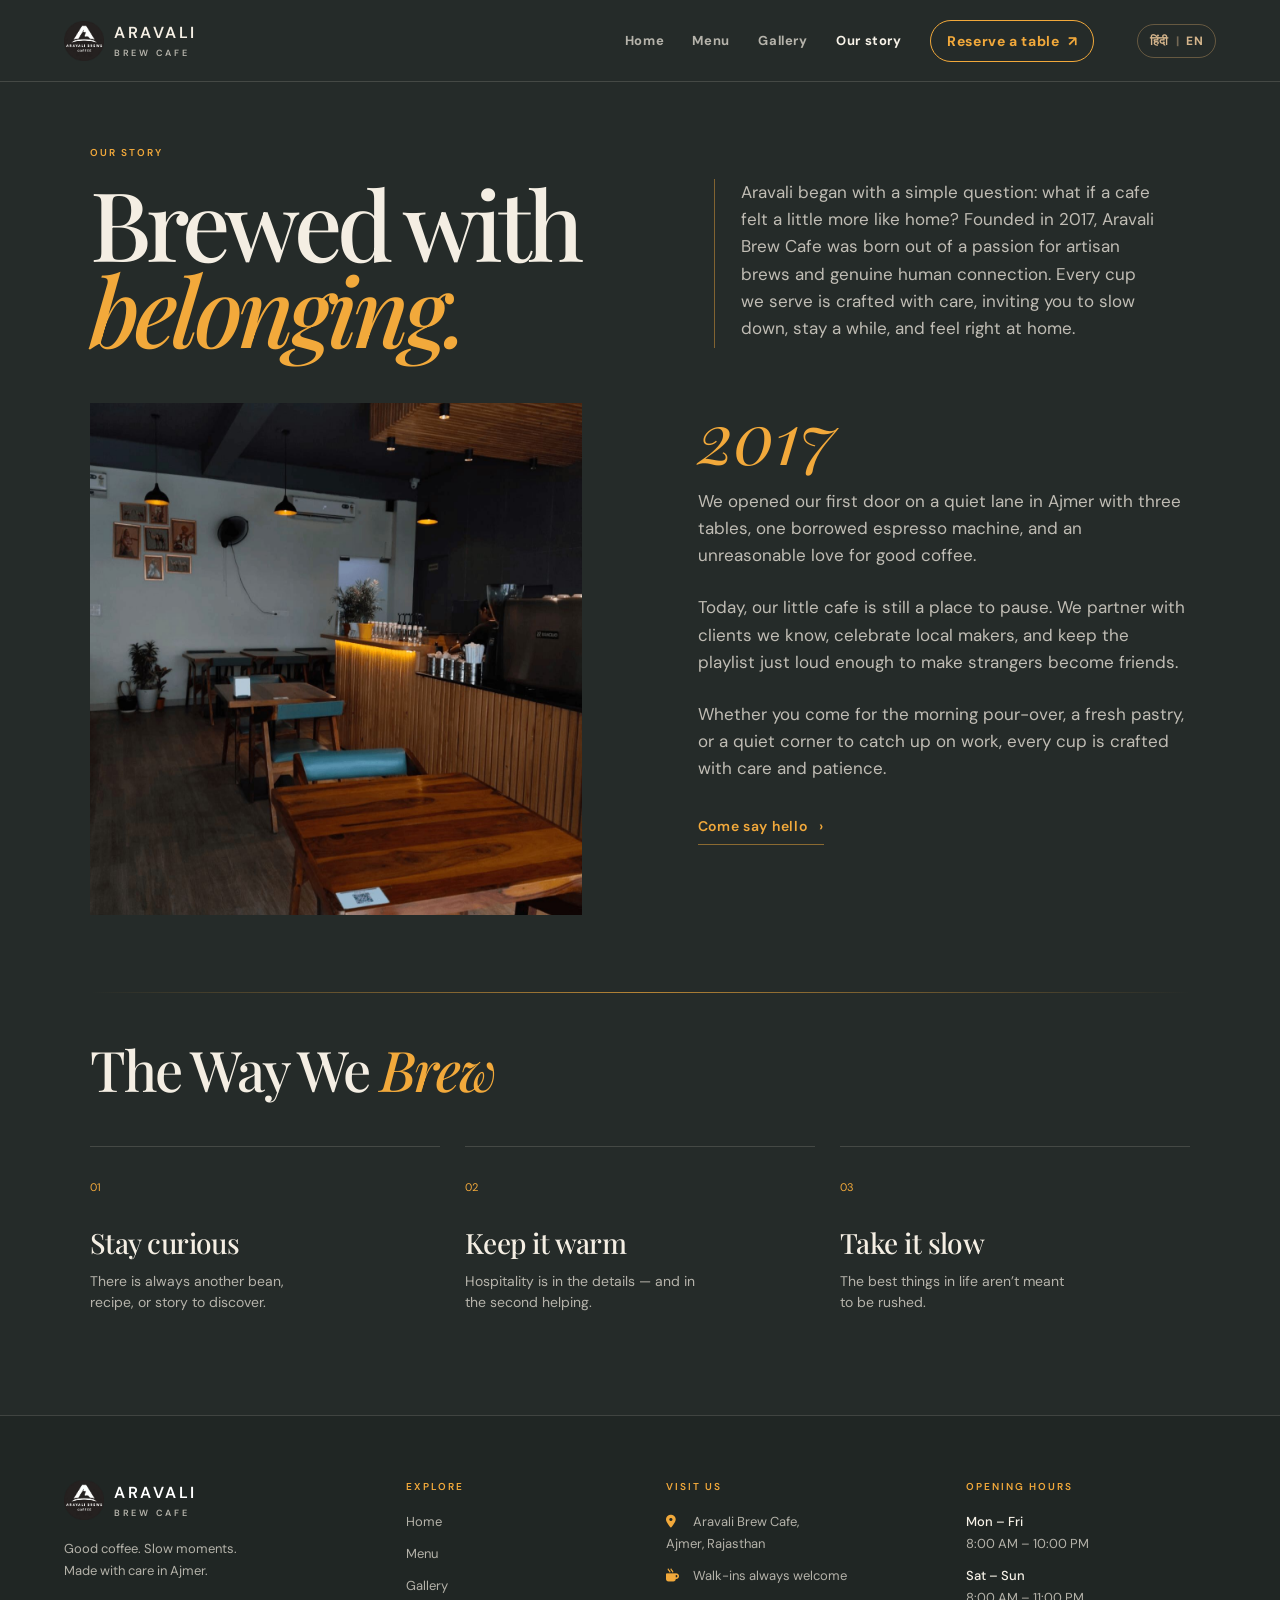
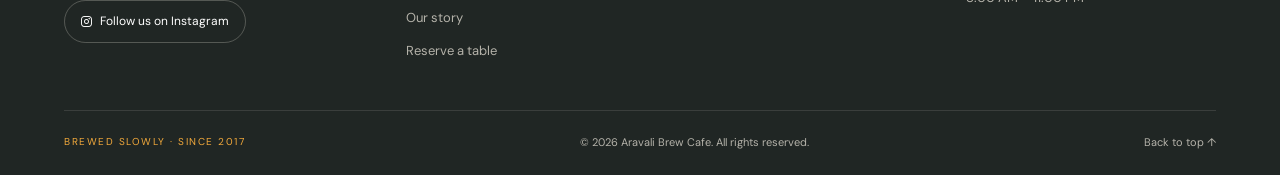
<file: our-story.html>
<!DOCTYPE html>
<html lang="en">
<head>
  <meta charset="UTF-8">
  <meta name="viewport" content="width=device-width, initial-scale=1">
  <title>Our story | Aravali Brew Cafe</title>
      <link rel="shortcut icon" href="assets/images/logo.png" type="image/x-icon">
      <link href="https://fonts.googleapis.com/css2?family=Playfair+Display:ital,wght@0,500;1,500&family=DM+Sans:wght@400;500;600&display=swap" rel="stylesheet">

<link rel="stylesheet" href="https://cdnjs.cloudflare.com/ajax/libs/font-awesome/6.5.1/css/all.min.css">
  <link rel="stylesheet" href="./assets/style.css">
  <!-- <link rel="stylesheet" href="./assets/about.css"> -->
</head>

<body>

<header class="site-header">
  <a class="brand" href="index.html">
    <img src="./assets/images/logo.png" alt="Aravali Brew Cafe logo" class="brand-mark">
    <span>ARAVALI<small>BREW CAFE</small></span>
  </a>

<!--nav-list-->
  <input type="checkbox" id="nav-list" class="nav-list">
  <label for="nav-list" class="hamburger" aria-label="Open menu">
    <span></span>
    <span></span>
    <span></span>
  </label>

  <nav class="main-nav">
    <a  href="index.html">Home</a>
    <a  href="menu.html">Menu</a>
    <a href="gallery.html">Gallery</a>
    <a class="active" href="our-story.html">Our story</a>
    <a class="nav-cta" href="contact.html">Reserve a table <span>↗</span></a>
    <!-- language -->
    <a href="our-story-hindi.html" class="language-toggle" lang="hi">
      <span class="lang-hi">हिंदी</span>
      <span class="lang-divider">|</span>
      <span class="lang-en">EN</span>
    </a>
  </nav>
</header>
  <main>

    <!-- intro -->
    <section class="story-intro">
      <p class="eyebrow">Our story</p>
      <h1>Brewed with<br><em>belonging.</em></h1>
      <p class="story-intro-copy">Aravali began with a simple question: what if a cafe felt a little more like home? Founded in 2017, Aravali Brew Cafe was born out of a passion for artisan brews and genuine human connection. Every cup we serve is crafted with care, inviting you to slow down, stay a while, and feel right at home.</p>
    </section>

    <!-- Photo + story -->
    <section class="story">
      <div class="story-photo">
        <img src="./assets/images/home.jpg" alt="Baristas at work">
      </div>

      <div class="story-text">
        <p class="year">2017</p>
        <p>We opened our first door on a quiet lane in Ajmer with three tables, one borrowed espresso machine, and an unreasonable love for good coffee.</p>
        <p>Today, our little cafe is still a place to pause. We partner with clients we know, celebrate local makers, and keep the playlist just loud enough to make strangers become friends.</p>
        <p>Whether you come for the morning pour-over, a fresh pastry, or a quiet corner to catch up on work, every cup is crafted with care and patience.</p>
        <a class="text-link" href="contact.html">Come say hello <span>›</span></a>
      </div>
    </section>
    <hr class="story-divider">
    <section class="values">
      <h2 class="values-heading">The Way We <em>Brew</em></h2>

      <div class="value">
        <span class="value-number">01</span>
        <h3>Stay curious</h3>
        <p>There is always another bean, recipe, or story to discover.</p>
      </div>

      <div class="value">
        <span class="value-number">02</span>
        <h3>Keep it warm</h3>
        <p>Hospitality is in the details — and in the second helping.</p>
      </div>

      <div class="value">
        <span class="value-number">03</span>
        <h3>Take it slow</h3>
        <p>The best things in life aren’t meant to be rushed.</p>
      </div>
    </section>

  </main>

<!-- footer -->
  
  <footer class="site-footer">
    <div class="footer-top">

      <div class="footer-col footer-about">
        <a class="brand" href="index.html">
          <img src="./assets/images/logo.png" alt="Aravali Brew Cafe logo" class="brand-mark">
          <span>ARAVALI<small>BREW CAFE</small></span>
        </a>
        <p>Good coffee. Slow moments.<br>Made with care in Ajmer.</p>
        <a class="footer-social" href="https://www.instagram.com/aravalibrews/" target="_blank" rel="noreferrer">
          <i class="fab fa-instagram fa-1.5x"></i>Follow us on Instagram
        </a>
      </div>

      <div class="footer-col">
        <h2>Explore</h2>
        <div class="footer-links">
          <a href="index.html">Home</a>
          <a href="menu.html">Menu</a>
          <a href="gallery.html">Gallery</a>
          <a href="our-story.html">Our story</a>
          <a href="contact.html">Reserve a table</a>
        </div>
      </div>

      <div class="footer-col">
        <h2>Visit us</h2>
        <p><i class="fa-solid fa-location-dot"></i> Aravali Brew Cafe,<br>Ajmer, Rajasthan</p>
        <p><i class="fa-solid fa-mug-hot"></i> Walk-ins always welcome</p>
      </div>

      <div class="footer-col">
        <h2>Opening hours</h2>
        <p><span>Mon – Fri</span> 8:00 AM – 10:00 PM</p>
        <p><span>Sat – Sun</span> 8:00 AM – 11:00 PM</p>
      </div>

    </div>

    <div class="footer-bottom">
      <span class="footer-tag">Brewed slowly · Since 2017</span>
      <span>© 2026 Aravali Brew Cafe. All rights reserved.</span>
      <a href="#top">Back to top ↑</a>
    </div>
  </footer>
</body>
</html>
</file>
<file: assets/style.css>
*{
      box-sizing: border-box;
      margin: 0;
    }
    body{
      background: #252B29;
      color: #F4EEE3;
      font-family: "DM Sans" , sans-serif;
    }
    a {
      color: inherit ;
      text-decoration: none;
    }
  /* header */
    .site-header{
      height: clamp(66px, 7vw, 82px);
      display: flex;
      align-items:  center;
      padding: 0 clamp(16px, 5vw, 70px);
      background: #252B29;
      border-bottom:1px solid rgba(244, 238, 227, 0.15);
      position: relative;
      z-index: 100;
    }
    .brand{
      display: flex;
      align-items: center;
      gap: 10px ;
      font: 600  16px "DM Sans", sans-serif;
      letter-spacing:0.16em;
    }
    .brand-mark{
      width: auto;
      height: 40px;
      object-fit: contain;
    }

    .brand small{
      display: block;
      margin-top: 4px;
      color: rgba(244, 238, 227, 0.7);
      font-size: 9px;
      letter-spacing: 0.3em;
    }

    .main-nav{
      display: flex;
      align-items: center;
      gap: clamp(14px, 2.2vw, 29px);
      margin-left: auto ;
      font: 700 13px "DM Sans", sans-serif;
      letter-spacing: 0.05em;
      color: rgba(244, 238, 227, 0.7);
    }
    .main-nav a{
      transition: color 0.25s ;
    }

    .main-nav a:hover,
    .main-nav a.active{
      color: #F7F2E8;
    }

    .nav-cta{
      font-size: 14px;
      display: flex;
      align-items:center;
      gap: 8px;
      padding: 11px 16px;
      border: 1px solid #F2A93B;
      border-radius: 100px;
      color: #F2A93B;
      transition: background 0.3s;
    }

    .nav-cta:hover{
      background: #F2A93B;
      color: #252B29 ;
    }
    
/* Language Toggle */
.language-toggle {
  display: inline-flex;
  align-items: center;
  justify-content: center;
  gap: 7px;
  margin-left: 14px;
  padding: 8px 12px;
  border: 1px solid rgba(183, 145, 94, 0.45);
  border-radius: 30px;
  color: #d5b58c;
  text-decoration: none;
  font-size: 12px;
  letter-spacing: 0.5px;
  white-space: nowrap;
  transition: all 0.3s ease;
}

.language-toggle:hover {
  background: rgba(183, 145, 94, 0.12);
  border-color: #c6a16d;
  color: #f0d6ad;
  transform: translateY(-1px);
}

.language-toggle .lang-divider {
  color: rgba(213, 181, 140, 0.45);
}

.language-toggle .lang-en,
.language-toggle .lang-hi {
  transition: color 0.3s ease;
}


  /* hero */
.hero {
  position: relative;
  min-height: clamp(520px, 75vh, 720px);
  display: flex;
  align-items: center;
  padding: clamp(90px, 8vw, 120px) clamp(22px, 8vw, 110px);
}

.hero-image {
  position: absolute;
  inset: 0;
  background-image: url("./images/story.jpg");
  background-size: cover;
  background-position: center 60%;
  animation: heroIn 1.4s ease both;
}

.hero-overlay {
  position: absolute;
  inset: 0;
  background: 
    linear-gradient(90deg, rgba(37, 43, 41, 0.87), rgba(37, 43, 41, 0.18) 75%),
    linear-gradient(0deg, rgba(37, 43, 41, 0.7), transparent 55%);
}

.hero-content {
  position: relative;
  max-width: 680px;
  animation: rise 0.8s 0.2s ease both;
}

.eyebrow {
  color: #F2A93B;
  font: 600 10px "DM Sans", sans-serif;
  letter-spacing: 0.2em;
  text-transform: uppercase;
}

.hero h1 {
  margin: clamp(10px, 1.5vw, 18px) 0;
  font: 500 clamp(38px, 6vw, 72px) / 0.95 "Playfair Display", serif;
  letter-spacing: -0.04em;
}

.hero h1 em {
  color: #F2A93B;
  font-family: "Cormorant Garamond", "Playfair Display", serif;
  font-weight: 500;
}

.hero-copy {
  max-width: min(335px, 100%);
  margin: clamp(10px, 1.5vw, 20px) 0 clamp(20px, 2.5vw, 28px);
  color: rgba(244, 238, 227, 0.85);
  font: 15px / 1.65 "DM Sans", sans-serif;
}

.button {
  display: inline-flex;
  align-items: center;
  gap: 20px;
  padding: 15px 19px;
  background: #bd8516;
  color: #ffffff;
  font: 600 11px "DM Sans", sans-serif;
  letter-spacing: 0.06em;
  transition: transform 0.25s;
}

.button:hover {
  transform: translateY(-3px);
}

.hero-note {
  position: absolute;
  right: 5vw;
  bottom: 5vw;
  display: flex;
  align-items: center;
  gap: 14px;
  color: rgba(244, 238, 227, 0.7);
  font: 10px "DM Sans", sans-serif;
}

.hero-note p {
  position: absolute;
  right: 0;
  top: 22px;
  width: 100px;
  text-align: right;
  font-size: 8px;
  letter-spacing: 0.15em;
  text-transform: uppercase;
}
 /* welcome */

    .welcome{
      padding: clamp(36px, 4.5vw, 60px) clamp(22px, 10vw, 150px);
      background: #F4EEE3;
    }

    .welcome .eyebrow {
      color: #B8692F;
    }
    .welcome-grid {
      display: grid;
      grid-template-columns: repeat(auto-fit, minmax(min(100%, 320px), 1fr));
      gap: clamp(24px, 6vw, 110px);
      align-items:  end;
      margin-top: clamp(16px, 2.2vw, 28px) ;
    }

    .welcome h2{
      color: #252B29;
      font: 500 clamp(32px, 4vw, 58px) / 0.92 "Playfair Display", serif;
      letter-spacing: -0.045em;
      line-height: 120%;  
    }
    .welcome h2 em {
      color: #B8692F;
      font-family: "Cormorant Garamond", "Playfair Display", serif;
    }
    .large-copy {
      max-width: 100%;
      margin-bottom: clamp(14px, 1.8vw, 22px);
      color: rgba(37, 43, 41, 0.75);
      font: clamp(14px, 1.2vw, 15px) / 1.6 "DM Sans", sans-serif;
    }

    .text-link{
      display: inline-flex;
      align-items: center ;
      gap: 12px;
      padding-bottom: 9px;
      border-bottom: 1px solid rgba(184, 105, 47, 0.5);
      color: #B8692F;
      font: 600 11px "DM Sans", sans-serif;
      letter-spacing: 0.05em ;
      transition: gap 0.3s ;
    }

    .text-link:hover{
      gap: 20px ;
    }  
    /* features */

    .feature-strip{
      display: grid ;
      grid-template-columns: repeat(auto-fit, minmax(min(100%, 380px), 1fr));
    }
    .feature-photo {
      min-height: 320px;
      overflow: hidden;
    }
    .feature-image{
      width: 100%;
      height:100%;
      background-image: url("./images/home2.jpg");
      background-size: cover;
      background-position: center;
      transition: transform 1.2s ease;
    }
    .feature-photo:hover .feature-image {
      transform: scale(1.06);
    }

    .feature-copy{
      padding: clamp(48px, 8vw, 110px) clamp(22px, 7vw, 110px);
      background: #334b57;
    }

    .feature-copy .eyebrow{
      color: #F7F2E8;
    }
    .feature-copy h2 {
      margin:clamp(14px, 2vw, 25px) 0;
      font: 500 clamp(38px, 5.2vw, 78px) / 0.92 "Playfair Display", serif;
      letter-spacing: -0.045em;
    }

    .feature-copy h2 em{
      color: #F2A93B;
      font-family: "Cormorant Garamond", "Playfair Display", serif;
    }
    .feature-copy p:not(.eyebrow) {
      max-width: min(300px, 100%);
      margin: clamp(18px, 2.5vw, 30px) 0;
      color: #F7F2E8;
      font: clamp(14px, 1.3vw, 15px) / 1.7 "DM Sans", sans-serif;
    }
    .light-link {
      color: #F7F2E8;
      border-color: rgba(247, 242, 232, 0.5);
    }
    /* ------ quote ---------- */
    .quote-section {
      padding: clamp(64px, 8vw, 120px) clamp(22px, 10vw, 150px);
      text-align: center;
    }

    .quote-mark {
      margin-bottom: clamp(16px, 2.5vw, 32px);
      color: #F2A93B;
      font: clamp(64px, 8vw, 100px) / 0.4 "Cormorant Garamond", "Playfair Display", serif;
    }

    .quote-section blockquote {
      margin: 0 auto 35px;
      font: italic 500 clamp(30px, 4.8vw, 72px) / 0.95 "Playfair Display", serif;
    }

    /* ------- footer ------- */

    .site-footer {
      padding: clamp(40px, 5vw, 70px) clamp(20px, 5vw, 70px) 24px ;
      border-top: 1px solid rgba(244, 238, 227, 0.15);
      background: #202624;
      color: rgba(244, 238, 227, 0.7);
      font: 13px / 1.7 "DM Sans", sans-serif;
    }
    .footer-top {
      display: grid;
      grid-template-columns: 1.4fr 1fr 1.2fr 1.2fr;
      gap: clamp(28px, 4vw, 60px);
      padding-bottom: clamp(28px, 4vw, 48px);
      border-bottom: 1px solid rgba(244, 238, 227, 0.12);
    }

    .footer-col h2 {
      margin-bottom: 18px;
      color: #F2A93B;
      font: 600 10px "DM Sans", sans-serif;
      letter-spacing: 0.2em;
      text-transform: uppercase;
    }

    .footer-col p {
      margin-bottom: 10px;
    }
    .footer-col p i {
      width: 18px;
      margin-right: 6px;
      color: #F2A93B;
    }

    .footer-col p span {
      display: block;
      color: #F7F2E8;
      font-weight: 500;
    }
    .footer-about .brand {
      margin-bottom: 18px;
    }

    .footer-social {
      display: inline-flex;
      align-items: center;
      gap: 8px;
      margin-top: 8px;
      padding: 10px 16px;
      border: 1px solid rgba(244, 238, 227, 0.25);
      border-radius: 100px;
      color: #F7F2E8;
      font-size: 12px;
      transition: border-color 0.3s, background 0.3s;
    }

    .footer-social:hover {
      border-color: #F2A93B;
      background: rgba(242, 169, 59, 0.1);
    }
    .site-footer a {
      color: white;
    }

    .footer-links {
      display: flex;
      flex-direction: column;
      gap: 10px;
      padding: 0;
    }

    .footer-links a {
      color: rgba(244, 238, 227, 0.7);
      transition: color 0.25s, transform 0.25s;
    }

    .footer-links a:hover{
      color: #F2A93B;
      transform: translateX(4px) ;
    }

    .footer-bottom {
      display: flex;
      flex-wrap: wrap;
      align-items: center;
      justify-content: space-between;
      gap: 12px;
      padding-top: 22px;
      font-size: 11px;
    }
    .footer-tag{
      color: #F2A93B;
      letter-spacing: 0.15em;
      text-transform: uppercase;
      font-size: 10px;
    }
    .footer-bottom a {
      color: rgba(244, 238, 227, 0.7);
      transition: color 0.25s;
    }
    .footer-bottom a:hover {
      color: #F2A93B;
    }

    @media (max-width: 900px) {
      .footer-top {
        grid-template-columns: 1fr 1fr;
      }
    }

    @media (max-width: 520px) {
      .footer-top {
        grid-template-columns: 1fr;
      }
      .footer-bottom {
        flex-direction: column;
        align-items: flex-start;
      }
    }  /* animations */
    @keyframes heroIn{
      from {
        transform: scale(1.08);
        opacity: 0.4;
      }
      to {
        transform: scale(1);
        opacity: 1;
      }
    }
    @keyframes rise{
      from {
        transform: translateY(25px);
        opacity: 0;
      }
      to {
        transform: none;
        opacity: 1;
      }
    }
    @keyframes grow{
      from {
        transform: scaleX(0);
      }
      to {
        transform: scaleX(1);
      }
    }

    @keyframes spin{
      to {
        transform: rotate(360deg);
      }
    }

    @keyframes reveal {
      from {
        transform: translateY(40px);
        opacity: 0;
      }
    }

/* --------- Hamburger------- */
.nav-list,
.hamburger {
  display: none;
}
/* ------ mobile ------- */
@media (max-width: 768px) {
    .language-toggle {
        margin-left: 6px;
        padding: 7px 9px;
        font-size: 11px;
        gap: 5px;
      }
    

  .hamburger {
    display: flex;
    flex-direction: column;
    justify-content: center;
    align-items: center;
    gap: 5px;
    flex-shrink: 0;
    width: 40px;
    height: 40px;
    margin-left: auto;
    cursor: pointer;
  }
  .hamburger span {
    display: block;
    width: 24px;
    height: 2px;
    background: #F4EEE3;
    transition: transform 0.3s ease, opacity 0.3s ease;
  }
  .nav-list:checked + .hamburger span:nth-child(1) {
    transform: translateY(7px) rotate(45deg);
  }
  .nav-list:checked + .hamburger span:nth-child(2) {
    opacity: 0;
  }
  .nav-list:checked + .hamburger span:nth-child(3) {
    transform: translateY(-7px) rotate(-45deg);
  }

  /* dropdown, closed by default */
  .main-nav {
    position: absolute;
    top: 100%;
    left: 0;
    right: 0;
    flex-direction: column;
    align-items: flex-start;
    gap: 0;
    margin-left: 0;
    max-height: 0;
    overflow: hidden;
    background: #252B29;
    font-size: 14px;
    transition: max-height 0.4s ease;
  }

  /* dropdown open */
  .nav-list:checked ~ .main-nav {
    max-height: 420px;
    border-bottom: 1px solid rgba(244, 238, 227, 0.15);
  }

  .main-nav a:not(.nav-cta) {
    width: 100%;
    padding: 16px clamp(16px, 5vw, 70px);
    border-top: 1px solid rgba(244, 238, 227, 0.08);
  }

  .nav-cta {
    margin: 16px clamp(16px, 5vw, 70px) 20px;
  }

  .page-indicator {
    display: none;
  }
}

@media (max-width: 360px) {
  .site-footer {
    flex-direction: column;
    align-items: flex-start;
  }
}


/* ------- Menu ----------- */
/* introo */

.page-intro {
  display: grid;
  grid-template-columns: minmax(0, 1.15fr) minmax(0, 1fr);
  column-gap: clamp(30px, 6vw, 90px);
  align-items: start;
  padding: clamp(36px, 5vw, 70px) clamp(22px, 10vw, 150px) clamp(32px, 4vw, 56px);   
}
.page-intro .eyebrow {
  grid-column: 1 / -1;
  animation: rise 0.8s 0.1s ease both;
}

.page-intro h1 {
  grid-column: 1;
  max-width: 900px;
  margin: clamp(16px, 2.5vw, 25px) 0;
  font: 500 clamp(44px, 7.5vw, 108px) / 0.9 "Playfair Display", serif;
  letter-spacing: -0.05em;
  animation: rise 0.8s 0.25s ease both;
}
.page-intro h1 em {
  color: #F2A93B;
  font-family: "Cormorant Garamond", "Playfair Display", serif;
  font-weight: 500;
}

.intro-copy {
  grid-column: 2;
  width: 100%;
  max-width: 460px;
  margin-top: clamp(8px, 1.5vw, 20px);       
  margin-bottom: 0;                           
  padding-bottom: 6px;
  padding-left: clamp(16px, 2vw, 28px);
  border-left: 1px solid rgba(242, 169, 59, 0.45);
  color: rgba(244, 238, 227, 0.75);
  font: clamp(15px, 1.4vw, 17px) / 1.7 "DM Sans", sans-serif;
  animation: rise 0.8s 0.4s ease both;
}

/* tablets and phones: stack again */
@media (max-width: 768px) {
  .page-intro {
    grid-template-columns: minmax(0, 1fr);
  }
  .page-intro h1,
  .intro-copy {
    grid-column: 1;
  }
  .intro-copy {
    max-width: 620px;
    margin-bottom: 0;
    padding-left: 0;
    border-left: 0;
  }
}
/* -------- menu section ------ */

.menu-section {
  padding: clamp(36px, 4vw, 56px) clamp(22px, 10vw, 150px) clamp(60px, 8vw, 110px);
  background: #F4EEE3;
  color: #252B29;
  display: flex;
  flex-direction: column;
}

/* ------- tabs ---------- */

html {
  scroll-behavior: smooth;
}

.tabs {
  order: -1;
  display: flex;
  flex-wrap: wrap;
  gap: clamp(18px, 3vw, 34px);
  border-bottom: 1px solid rgba(37, 43, 41, 0.15);
}

.tabs a{
  position: relative;
  padding-bottom: 18px;
  color: rgba(37, 43, 41, 0.6);
  font: 600 12px "DM Sans", sans-serif;
  letter-spacing: 0.03em;
  transition: color 0.3s;
}
.tabs a::after{
  content: "";
  position: absolute;
  left: 0;
  bottom: -1px;
  width: 100%;
  height: 2px;
  background: #B8692F;
  transform: scaleX(0);
  transform-origin: left;
  transition: transform 0.4s ease;
}
.tabs a:hover {
  color: #252B29;
}

.tabs a:first-child {
  color: #B8692F;
}


.tabs a:first-child::after {
  transform: scaleX(1);
}

#kitchen:target ~ .tabs a:first-child,
#sweet:target ~ .tabs a:first-child {
  color: rgba(37, 43, 41, 0.6);
}

#kitchen:target ~ .tabs a:first-child::after,
#sweet:target ~ .tabs a:first-child::after {
  transform: scaleX(0);
}



/* the tab of the opened panel is selected */
#kitchen:target ~ .tabs a[href="#kitchen"],
#sweet:target ~ .tabs a[href="#sweet"] {
  color: #B8692F;
}

#kitchen:target ~ .tabs a[href="#kitchen"]::after,
#sweet:target ~ .tabs a[href="#sweet"]::after {
  transform: scaleX(1);
}


.panel {
  display: none;
  flex-wrap:wrap;
  align-items: flex-start;
  gap: clamp(32px, 6vw, 90px);
  margin-top: clamp(24px, 4vw, 50px);
  scroll-margin-top: 220px;
}

#coffee {
  display: flex;
}

#kitchen:target,
#sweet:target {
  display: flex;
}
#kitchen:target ~ #coffee,
#sweet:target ~ #coffee {
  display: none;
}

/* ------- hidden radio buttons -------- */
.panel input{
  display: none;
}

/* ----- menu list ---------- */

.menu-list {
  flex: 3 1 380px;
  list-style: none;
  padding: 0;
}
.menu-item{
  display: grid;
  grid-template-columns: clamp(32px, 5vw, 55px) 1fr auto;
  gap: 10px;
  padding: clamp(18px, 2.4vw, 26px) 0;
  border-bottom: 1px solid rgba(37, 43, 41, 0.15);
  cursor: pointer;
  animation: fade 0.6s ease both;
  transition: padding 0.35s ease, background 0.35s ease;
}

li:nth-child(2) .menu-item {
  animation-delay: 0.1s;
}

li:nth-child(3) .menu-item {
  animation-delay: 0.2s;
}
li:nth-child(4) .menu-item {
  animation-delay: 0.3s;
}
.menu-item:hover,
.pick-1:checked ~ .menu-list .item-1,
.pick-2:checked ~ .menu-list .item-2,
.pick-3:checked ~ .menu-list .item-3,
.pick-4:checked ~ .menu-list .item-4 {
  padding-left: 16px;
  background: linear-gradient(90deg, rgba(242, 169, 59, 0.18), transparent);
}

.menu-number{
  padding-top: 4px;
  color: #B8692F;
  font: 11px "DM Sans", sans-serif;
}

.menu-name{
  display: block;
  margin-bottom: 7px;
  font: 500 clamp(20px, 2vw, 24px) "Playfair Display", serif;
}
.menu-desc{
  display: block;
  color: rgba(37, 43, 41, 0.7);
  font: 13px "DM Sans", sans-serif;
}
.menu-price {
  padding-top: 4px;
  color: #B8692F;
  font: 500 18px "Cormorant Garamond", serif;
  white-space: nowrap;
}

/* ----- Photo + caption --------- */

.menu-aside {
  flex: 2 1 180px;
  max-width: 420px;
}
.menu-photo {
  position: relative;
  width: 100%;
  aspect-ratio: 1 / 1.18;
  background: #3E8A8C;
  overflow: hidden;
}

/* every photo is hidden, stacked in the same spot */
.menu-photo img {
  display: none;
  position: absolute;
  inset: 0;
  width: 100%;
  height: 100%;
  object-fit: cover;
}

/* show only the photo whose number matches the picked radio */
.pick-1:checked ~ .menu-aside .photo-1,
.pick-2:checked ~ .menu-aside .photo-2,
.pick-3:checked ~ .menu-aside .photo-3,
.pick-4:checked ~ .menu-aside .photo-4 {
  display: block;
  animation: wipe 1s ease both;
}

.menu-aside figcaption {
  max-width: 270px;
  margin-top: 16px;
  color: #B8692F;
  font: italic 18px / 1.35 "Cormorant Garamond", serif;
  animation: fade 0.8s 0.5s ease both;
}

/* ------- animations ---------- */

@keyframes fade {
  from {
    transform: translateY(14px);
    opacity: 0;
  }
}

@keyframes wipe {
  from {
    clip-path: inset(0 0 100% 0);
    opacity: 0.4;
  }
  to {
    clip-path: inset(0 0 0 0);
    opacity: 1;
  }
}
@media (max-width: 360px) {

  .page-intro h1 {
    font-size: 44px;
  }
  .tabs {
    gap: 16px;
  }
  .tabs a {
    font-size: 11px;
  }

  .panel {
    gap: 28px;
    scroll-margin-top: 120px;
  }
  .menu-list {
    flex: 1 1 100%;
    min-width: 0;
  }

  .menu-item {
    grid-template-columns: 26px 1fr auto;
    gap: 8px;
  }
  .menu-item h3 {
    font-size: 18px;
  }
  .menu-item p {
    font-size: 12px;
  }
  .menu-price {
    font-size: 16px;
  }

  .menu-aside {
    flex: 1 1 100%;
    max-width: 100%;
  }
}/* -------- print-friendly menu -------- */
@media print {
  @page { size: A4; margin: 16mm; }

  *, *::before, *::after {
    animation: none !important;
    transition: none !important;
    -webkit-print-color-adjust: exact;
    print-color-adjust: exact;
  }

  body, .page-intro, .menu-section {
    background: #fff !important;
    color: #000 !important;
  }

  /* hide navigation, tabs, photos, footer */
  .site-header,
  .main-nav,
  .hamburger,
  .tabs,
  .menu-aside,
  .site-footer {
    display: none !important;
  }

  /* intro */
  .page-intro {
    display: block;
    padding: 0 0 14px;
    border-bottom: 2px solid #000;
  }
  .page-intro .eyebrow {
    color: #555 !important;
    font-size: 9pt;
  }
  .page-intro h1 {
    max-width: none;
    margin: 4px 0 8px;
    font-size: 30pt;
    line-height: 1.1;
    letter-spacing: 0;
    color: #000;
  }
  .page-intro h1 em {
    color: #7a4a1c !important;
  }
  .intro-copy {
    max-width: none;
    margin: 0;
    padding: 0;
    border: 0;
    color: #333 !important;
    font-size: 10pt;
    line-height: 1.5;
  }

  /* menu area: coffee first, then kitchen, then sweet */
  .menu-section {
    padding: 0;
    display: flex;
    flex-direction: column;
  }
  #coffee  { order: 1; }
  #kitchen { order: 2; }
  #sweet   { order: 3; }
  .panel,
  #coffee,
  #kitchen,
  #sweet,
  #kitchen:target ~ #coffee,
  #sweet:target ~ #coffee {
    display: block !important;
    margin-top: 18px;
    gap: 0;
    break-inside: avoid;
  }

  .panel::before {
    display: block;
    width: 100%;
    break-after: avoid;
  }

  /* section title */
  .panel::before {
    content: attr(data-title);
    display: block;
    margin-bottom: 4px;
    padding-bottom: 4px;
    border-bottom: 1px solid #7a4a1c;
    color: #7a4a1c;
    font: 600 11pt "DM Sans", sans-serif;
    letter-spacing: 0.12em;
    text-transform: uppercase;
  }

    .menu-list {
    display: block;
    width: 100%;
    margin: 0;
    padding: 0;
    flex: none;
  }

  /* items */
  .menu-item,
  .menu-item:hover,
  .pick-1:checked ~ .menu-list .item-1,
  .pick-2:checked ~ .menu-list .item-2,
  .pick-3:checked ~ .menu-list .item-3,
  .pick-4:checked ~ .menu-list .item-4 {
    padding: 7px 0;
    background: none;
    border-bottom: 1px dotted #999;
    break-inside: avoid;
    cursor: auto;
    opacity: 1;
    transform: none;
  }
  .menu-number { 
    color: #7a4a1c; 
    font-size: 9pt; 
  }
  .menu-name   
  { 
    margin-bottom: 2px; 
    font-size: 13pt; 
    color: #000; 
  }
  .menu-desc   
  { 
    font-size: 9pt; 
    color: #444 !important;
   }
  .menu-price  { 
    color: #000;
     font-size: 13pt; 
     font-weight: 600; 
    }

  /* simple footer line */
  .menu-section::after {
    content: "Aravali Brew Cafe · Ajmer, Rajasthan · aravalibrews";
    order: 4;
    margin-top: 24px;
    padding-top: 8px;
    border-top: 1px solid #999;
    color: #555;
    font-size: 9pt;
    text-align: center;
  }

  a { color: inherit; text-decoration: none; }
}

/* -------- Gallery ---------- */
  /* ---- shared container ---------- */
  .hero-g,
  .gallery {
    width: min(1100px, 90%);
    margin-left: auto;
    margin-right: auto;
  }

  /* ----- hero -------- */
    .hero-g {
  display: grid;
  grid-template-columns: 1.15fr 1fr;
  column-gap: clamp(30px, 6vw, 90px);
  align-items: end;
  min-height: 0;
  padding: clamp(70px, 5vw, 65px) 0 clamp(64px, 10vw, 140px);
}
  .label{
    grid-column: 1 / -1;
    margin-bottom: clamp(18px, 2.5vw, 28px);
    color: #c9a24b;
    font-size: 10px;
    letter-spacing: 0.2em;
    font-weight: bold;
    text-transform: uppercase;
      animation: rise 0.8s 0.1s ease both;

  }
  .hero-g h1{
    grid-column: 1;
    margin: 0;
    font-family: "Playfair Display", Georgia, serif;
    font-size: clamp(44px, 8vw, 96px);
    font-weight: 500;
    line-height: 0.8;
    letter-spacing: -0.05em;
    color: #f5efe6;
      animation: rise 0.8s 0.1s ease both;

  }

  .hero-g h1 em {
    display: block;
    color: #c9a24b;
    font-family: "Cormorant Garamond", "Playfair Display", serif;
    font-style: italic;
  }
  .intro{
    grid-column: 2;
    width: 100%;
    max-width: 460px;
    margin: 0;
    padding-bottom: 6px;
    padding-left: clamp(16px, 2vw, 28px);
    border-left: 1px solid rgba(201, 162, 75, 0.45);
    font-size: clamp(15px, 1.4vw, 17px);
    line-height: 1.6;
      animation: rise 0.8s 0.1s ease both;

    color: #b9ab98;
  }
/* ---------- Hindi gallery hero ---------- */
.hero-hi {
  width: min(1100px, 90%);
  margin: 0 auto;
  padding: clamp(50px, 6vw, 80px) 0 clamp(28px, 4vw, 56px);   
  display: grid;
  grid-template-columns: 1.15fr 1fr;
  column-gap: clamp(30px, 6vw, 90px);
  align-items: start;                                          
}

.label-hi {
  grid-column: 1 / -1;
  margin-bottom: 24px;
  color: #c9a24b;
  font: 600 13px "DM Sans", sans-serif;
  letter-spacing: 0.05em;
  animation: rise 0.8s 0.1s ease both;
}

.hero-hi h1 {
  grid-column: 1;
  font: 500 clamp(40px, 6.5vw, 76px) / 1.3 "Playfair Display", serif;
  letter-spacing: 0;
  color: #f5efe6;
  animation: rise 0.8s 0.25s ease both;
}

.hero-hi h1 em {
  display: block;
  font-style: normal;
  color: #c9a24b;
}

.intro-hi {
  grid-column: 2;
  max-width: 460px;
  margin-top: clamp(8px, 1.5vw, 20px);                         
  padding-left: clamp(16px, 2vw, 28px);
  border-left: 1px solid rgba(201, 162, 75, 0.45);
  font: clamp(15px, 1.4vw, 17px) / 1.8 "DM Sans", sans-serif;
  color: #b9ab98;
  animation: rise 0.8s 0.4s ease both;
}

@media (max-width: 768px) {
  .hero-hi { grid-template-columns: 1fr; }
  .hero-hi h1, .intro-hi { grid-column: 1; }
  .intro-hi { max-width: 100%; margin-top: 24px; padding-left: 0; border-left: 0; }
}
  /* tablets and phones: stack again */
  @media (max-width: 768px) {
    .hero-g {
      grid-template-columns: 1fr;
    }
    .hero-g h1,
    .intro {
      grid-column: 1;
    }
    .intro {
      max-width: 100%;
      margin-top: clamp(20px, 3vw, 30px);
      padding-left: 0;
      border-left: 0;
    }
  }/* -------- gallery--------- */
  .gallery {
    margin-bottom: clamp(50px, 7vw, 90px);
    display: grid;
    grid-template-columns: 1.05fr 0.75fr 1fr;
    grid-auto-rows: clamp(180px, 20vw, 240px);
    gap: clamp(10px, 1.5vw, 15px);
  }
  .card {
    position: relative;
    display: flex;
    align-items: flex-end;
    overflow: hidden;
    background-color: #3b2a22;
    background-size: cover;
    background-position: center;
  }

  .card::after{
    content: "";
    position: absolute;
    left: 0;
    right: 0;
    bottom: 0;
    height: 110px;
    background: linear-gradient(transparent, rgba(0, 0, 0, 0.65));
  }

  .caption {
    position: relative;
    z-index: 1;
    padding: 0 18px 18px;
    font-size: 12px;
    font-weight: 500;
    color: #ffffff;
    transition: color 0.3s;
  }

  /* sizes */
  .tall{
    grid-row: span 2; 
    }
    .wide{ 
    grid-column: span 2; 
  }
    .wide2 {
      grid-column: span 2; 
    }

  .c1 {
    background-color: #cfc3b5;
    background-image: url("images/gallery/gallery9.jpg");
  }
  .c2 {
    background-color: #6b3b2f;
    background-image: url("images/gallery/gallery2.jpg");
  }
  .c3 {
    background-color: #b98a5a;
    background-image: url("images/gallery/gallery3.jpg");
  }
  .c4 {
    background-color: #7d8a8f;
    background-image: url("images/gallery/gallery5.jpg");
  }
  .c5 {
    background-color: #4a3a35;
    background-image: url("images/gallery/gallery7.jpg");
  }
  .c6 {
    background-color: #6a4a35;
    background-image: url("images/gallery/gallery6.jpg");
  }
  .c7 {
    background-color: #b98a5a;
    background-image: url("images/gallery/gallery1.jpg");
  }
  .c8 {
    background-color: #b98a5a;
    background-image: url("images/gallery/gallery4.jpeg");
  }
  .c9 {
    background-color: #b98a5a;
    background-image: url("images/gallery/gallery8.jpeg");
  }
  .card:hover {
    transform: scale(1.02);
    transition: transform 0.3s;
  }

  .card:hover .caption {
    color: #c9a24b;
    transform: scale(1.05);
  }

  /* --------phones (360px) ---------- */
  @media (max-width: 360px) {
    .hero-g h1 {
      font-size: 44px;
    }

    .gallery {
      grid-auto-rows: 200px;
    }
  }


/* --------- Our Story ------------ */
/* ----- shared container ---------- */
.story-intro,
.story,
.values {
  width: min(1100px, 90%);
  margin-left: auto;
  margin-right: auto;
}

/* ----- intro ---------- */
.story-intro {
  display: grid;
  grid-template-columns: 1.15fr 1fr;
  column-gap: clamp(30px, 6vw, 90px);
  align-items: start;
  padding: clamp(32px, 5vw, 70px) 0 clamp(28px, 4vw, 56px);  
}
.story-intro .eyebrow {
  grid-column: 1 / -1;
  margin-bottom: 20px;
  animation: rise 0.8s 0.1s ease both;
}

.story-intro h1 {
  grid-column: 1;
  font-family: "Playfair Display", Georgia, serif;
  font-size: clamp(42px, 8vw, 96px);
  font-weight: 500;
  line-height: 0.9;
  letter-spacing: -0.05em;
  color: #F4EEE3;
  animation: rise 0.8s 0.25s ease both;
}
.story-intro h1 em {
  color: #F2A93B;
  font-family: "Cormorant Garamond", "Playfair Display", serif;
  font-style: italic;
}

.story-intro-copy{
  grid-column: 2;
  width: 100%;
  max-width: 440px;
  margin: 0;
  padding-bottom: 6px;
  padding-left: clamp(16px, 2vw, 28px);
  border-left: 1px solid rgba(242, 169, 59, 0.45);
  font-size: clamp(15px, 1.4vw, 17px);
  line-height: 1.6;
  color: rgba(244, 238, 227, 0.75);
  animation: rise 0.8s 0.4s ease both;
}

/* tablets and phones: stack again */
@media (max-width: 768px) {
  .story-intro {
    grid-template-columns: 1fr;
  }
  .story-intro h1,
  .story-intro-copy {
    grid-column: 1;
  }
  .story-intro-copy {
    max-width: 100%;
    margin-top: clamp(20px, 3vw, 30px);
    padding-left: 0;
    border-left: 0;
  }

.story-intro-hi {
  align-items: start;
}

.story-intro-hi h1 {
  line-height: 1.25;      
  letter-spacing: 0;
  font-size: clamp(40px, 6.5vw, 76px);
}

.story-intro-hi h1 em {
  font-style: normal;     
}

.story-intro-hi .story-intro-copy {
  margin-top: clamp(8px, 1.5vw, 20px);
  line-height: 1.8;
}
}
/* -----photo + story -------- */
.story {
  display: grid;
  grid-template-columns: 1fr 1fr;
  gap: clamp(32px, 9vw, 127px);
  align-items: start;
}

.story-photo {
  height: clamp(300px, 40vw, 520px);
  overflow: hidden;
  background-color: #2B2118;
}
.story-photo img {
  display: block;
  width: 100%;
  height: 100%;
  object-fit: cover;
  transition: transform 1s ease;
}

.story-photo:hover img {
  transform: scale(1.05);
}
.story-text {
  padding-top: 0;                    
}

.story-text .year {
  margin-bottom: clamp(12px, 2vw, 20px);   
  font-family: "Cormorant Garamond", "Playfair Display", serif;
  font-size: clamp(56px, 6vw, 72px);
  font-style: italic;
  line-height: 0.9;                   
  color: #F2A93B;
}

.story-text p {
  margin-bottom: 25px;
  font-size: clamp(15px, 1.4vw, 17px);
  line-height: 1.6;
  color: rgba(244, 238, 227, 0.75);
}

.story-text .text-link {
  margin-top: 10px;
  color: #F2A93B;
    font-size: clamp(5px, 1.4vw, 14px);
  border-color: rgba(242, 169, 59, 0.5);
}

/* ------- values ---------- */
.values {
  margin-top: clamp(28px, 4vw, 48px);  
  padding-bottom: clamp(60px, 8vw, 110px);
  display: grid;
  grid-template-columns: repeat(3, 1fr);
  gap: clamp(20px, 2.5vw, 25px);

}
.values-heading {
  grid-column: 1 / -1;
  margin-bottom: clamp(10px, 2vw, 24px);
  font-family: "Playfair Display", Georgia, serif;
  font-size: clamp(32px, 4.5vw, 56px);
  font-weight: 500;
  line-height: 1;
  letter-spacing: -0.04em;
  color: #F4EEE3;
}

.values-heading em {
  color: #F2A93B;
  font-family: "Cormorant Garamond", "Playfair Display", serif;
  font-style: italic;
}
.value{
  padding-top: 28px;
  border-top: 1px solid rgba(244, 238, 227, 0.15);
  transition: border-color 0.4s;
}
.value:hover {
  border-top-color: #F2A93B;
}
.value-number {
  font-size: 11px;
  color: #F2A93B;
}
.value h3 {
  margin: 28px 0 10px;
  font-family: "Playfair Display", Georgia, serif;
  font-size: clamp(24px, 2.2vw, 28px);
  font-weight: 500;
  letter-spacing: -0.02em;
}

.value p {
  max-width: 240px;
  font-size: 14px;
  line-height: 1.5;
  color: rgba(244, 238, 227, 0.7);
}
/* ------- divider----- */
.story-divider {
  width: min(1100px, 90%);
  height: 1px;
  margin: clamp(48px, 6vw, 80px) auto 0;
  border: 0;
  background: linear-gradient(
    90deg,
    rgba(242, 169, 59, 0),
    rgba(242, 169, 59, 0.7) 50%,
    rgba(242, 169, 59, 0)
  );
}

/* ---------- Mobile------- */
@media (max-width: 700px) {
  .values {
    grid-template-columns: 1fr;
    gap: 36px;
  }

  .value p {
    max-width: 100%;
  }
}

/* ---------phones (360px) ---------- */
@media (max-width: 360px) {
  .story-intro h1 {
    font-size: 42px;
  }

  .story-photo {
    height: 260px;
  }

  .value h3 {
    font-size: 24px;
  }
}


/* -------- Contact --------- */
/* ------- intro -------- */
.contact-intro {
  width: 1003px;
  max-width: 90%;
  margin: 0 auto;
  padding: clamp(36px, 5.5vw, 70px) 0 clamp(69px, 9.5vw, 140px);
  display: grid;
  grid-template-columns: minmax(0, 1.15fr) minmax(0, 1fr);
  column-gap: clamp(30px, 6vw, 90px);
  align-items: end;
}
.contact-intro .eyebrow{
  grid-column: 1 / -1;
  margin-bottom: 28px;
  animation: rise 0.8s 0.1s ease both;
}
.contact-intro h1{
  grid-column: 1;
  font-family: "Playfair Display", Georgia, serif;
  font-size: clamp(42px, 7.5vw, 96px);
  font-weight: 500;
  line-height: 0.95;
  letter-spacing: -0.05em;
  color: #F4EEE3;
  animation: rise 0.8s 0.25s ease both;
}

.contact-intro h1 em {
  color: #F2A93B;
  font-family: "Cormorant Garamond", "Playfair Display", serif;
  font-style: italic;
}
.contact-intro-copy{
  grid-column: 2;
  width: 100%;
  max-width: 440px;
  margin: 0;
  padding-bottom: 6px;
  padding-left: clamp(16px, 2vw, 28px);
  border-left: 1px solid rgba(242, 169, 59, 0.45);
  font-size: clamp(15px, 1.4vw, 17px) ;
  line-height: 1.6;
  color: rgba(244, 238, 227, 0.75);
  animation: rise 0.8s 0.4s ease both;
}
.contact-intro.contact-intro-hi {
  align-items: start;
  padding-bottom: clamp(36px, 5vw, 64px);
}

.contact-intro.contact-intro-hi h1 {
  line-height: 1.25;
  letter-spacing: 0;
  font-size: clamp(40px, 6.5vw, 76px);
}

.contact-intro.contact-intro-hi h1 em {
  font-style: normal;
}

.contact-intro.contact-intro-hi .contact-intro-copy {
  margin-top: clamp(8px, 1.5vw, 20px);
  line-height: 1.8;
}
.contact-grid {
  width: 1003px;
  max-width: 90%;
  margin: 0 auto;
  padding-bottom: 80px;
  display: grid;
  grid-template-columns: minmax(0, 1fr) minmax(0, 510px);
  gap: 60px;
  align-items: start;
}
/* -------- info n form -------- */
/* left side */
.info {
  padding-top: 14px;
}

.info-block {
  margin-bottom: 55px;
}
.info-text {
  margin: 20px 0 22px;
  font-size: 18px;
  line-height: 1.5;
  color: #F4EEE3;
  overflow-wrap: anywhere;
}

.info-block .info-text:last-child {
  margin-bottom: 0;
}

/* phone + email links */
.info-text a {
  transition: color 0.3s;
}
.info-text a:hover {
  color: #F2A93B;
}
.info .text-link {
  color: #F2A93B;
  border-color: rgba(242, 169, 59, 0.5);
}

.social {
  display: flex;
  align-items: center;
  gap: 16px;
  font-size: 13px;
  color: rgba(244, 238, 227, 0.75);
}
.social b{
  font-weight: normal;
  color: #F2A93B;
}
.social-icon {
  width: 40px;
  height: 40px;
  flex-shrink: 0;
  display: flex;
  align-items: center;
  justify-content: center;
  border: 1px solid rgba(244, 238, 227, 0.2);
  border-radius: 50%;
  color: #F4EEE3;
  transition: border-color 0.3s, color 0.3s;
}
.social:hover .social-icon {
  border-color: #F2A93B;
  color: #F2A93B;
}
.form-card {
  position: relative;
  padding: 50px 45px 45px;
  background:
    radial-gradient(circle at 100% 0%, rgba(242, 169, 59, 0.12), transparent 55%),
    linear-gradient(160deg, #323B38 0%, #1C2220 100%);
  border: 1px solid rgba(242, 169, 59, 0.22);
  box-shadow: 0 28px 60px rgba(0, 0, 0, 0.45);
  overflow: hidden;
  border-radius: 30px;
}

.form-card::before {
  content: "";
  position: absolute;
  top: 0;
  left: 0;
  right: 0;
  height: 3px;
  background: linear-gradient(90deg, #F2A93B, rgba(242, 169, 59, 0));
}

.field {
  margin-top: 30px;
}
.field label {
  display: block;
  margin-bottom: 8px;
  font-size: 10px;
  letter-spacing: 0.15em;
  text-transform: uppercase;
  color: rgba(244, 238, 227, 0.75);
}
.field input,
.field textarea {
  display: block;
  width: 100%;
  padding: 13px 14px;
  background: rgba(244, 238, 227, 0.05);
  border: 1px solid rgba(244, 238, 227, 0.10);
  border-bottom: 2px solid rgba(244, 238, 227, 0.25);
  border-radius: 2px;
  outline: 0;
  color: #F7F2E8;
  font-family: "DM Sans", sans-serif;
  font-size: 17px;
  letter-spacing: 0.03em;
  transition: border-color 0.3s, background 0.3s, box-shadow 0.3s;
}
.field textarea {
  min-height: 80px;
  resize: vertical;
}
.field input::placeholder,
.field textarea::placeholder {
  color: rgba(244, 238, 227, 0.42);
}
.field input:hover,
.field textarea:hover {
  background: rgba(244, 238, 227, 0.07);
}
.field input:focus,
.field textarea:focus {
  background: rgba(242, 169, 59, 0.07);
  border-color: rgba(242, 169, 59, 0.45);
  border-bottom-color: #F2A93B;
  box-shadow: 0 0 0 3px rgba(242, 169, 59, 0.12);
}

.field input:-webkit-autofill {
  -webkit-text-fill-color: #F7F2E8;
  -webkit-box-shadow: 0 0 0 1000px #2A322F inset;
  caret-color: #F7F2E8;
}

.form-card button {
  display: flex;
  align-items: center;
  gap: 20px;
  width: 100%;
  margin-top: 32px;
  padding: 17px 19px;
  background: #F2A93B;
  border: 0;
  color: #1C2220;
  font-family: "DM Sans", sans-serif;
  font-size: 11px;
  font-weight: 700;
  letter-spacing: 0.06em;
  cursor: pointer;
  box-shadow: 0 10px 24px rgba(242, 169, 59, 0.22);
  transition: background 0.3s, transform 0.3s, box-shadow 0.3s;
}
.form-card button:hover {
  background: #F7F2E8;
  transform: translateY(-3px);
  box-shadow: 0 14px 30px rgba(242, 169, 59, 0.35);
}

/* ------- google map ---------- */
.map-section {
  width: 1003px;
  max-width: 90%;
  margin: 0 auto;
  padding-bottom: clamp(60px, 8vw, 120px);
}

.map-section .eyebrow {
  margin-bottom: 25px;
}

.map-frame {
  display: block;
  width: 100%;
  height: 380px;
  border: 0;
  filter: grayscale(0.4) invert(0.9) hue-rotate(180deg) contrast(0.95);
  transition: filter 0.5s ease;
}
.map-frame:hover {
  filter: none;
}

/* -------media queries ----- */
@media (max-width: 960px) {
  .contact-grid {
    grid-template-columns: minmax(0, 1fr);
    gap: 40px;
  }

  .info-block {
    margin-bottom: 40px;
  }

  .map-frame {
    height: 320px;
  }
}
/* phones */
@media (max-width: 600px) {
  .contact-intro .eyebrow {
    margin-bottom: 20px;
  }
  .contact-intro-copy {
    margin-top: 22px;
  }

  .contact-grid {
    padding-bottom: 60px;
  }

  .form-card {
    padding: 32px 22px 28px;
  }

  .field{
    margin-top: 24px;
  }

  .info-text {
    font-size: 16px;
  }
  .map-frame {
    height: 260px;
  }
}

/* 360px phones */
@media (max-width: 360px) {
  .contact-intro h1 {
    font-size: 42px;
  }

  .contact-intro-copy{
    font-size: 15px;
  }

  .info-text{
    font-size: 15px;
  }

  .form-card {
    padding: 28px 18px 24px;
  }
  .field input,
  .field textarea {
    font-size: 15px;
  }

  .map-frame {
    height: 220px;
  }
}
</file>
